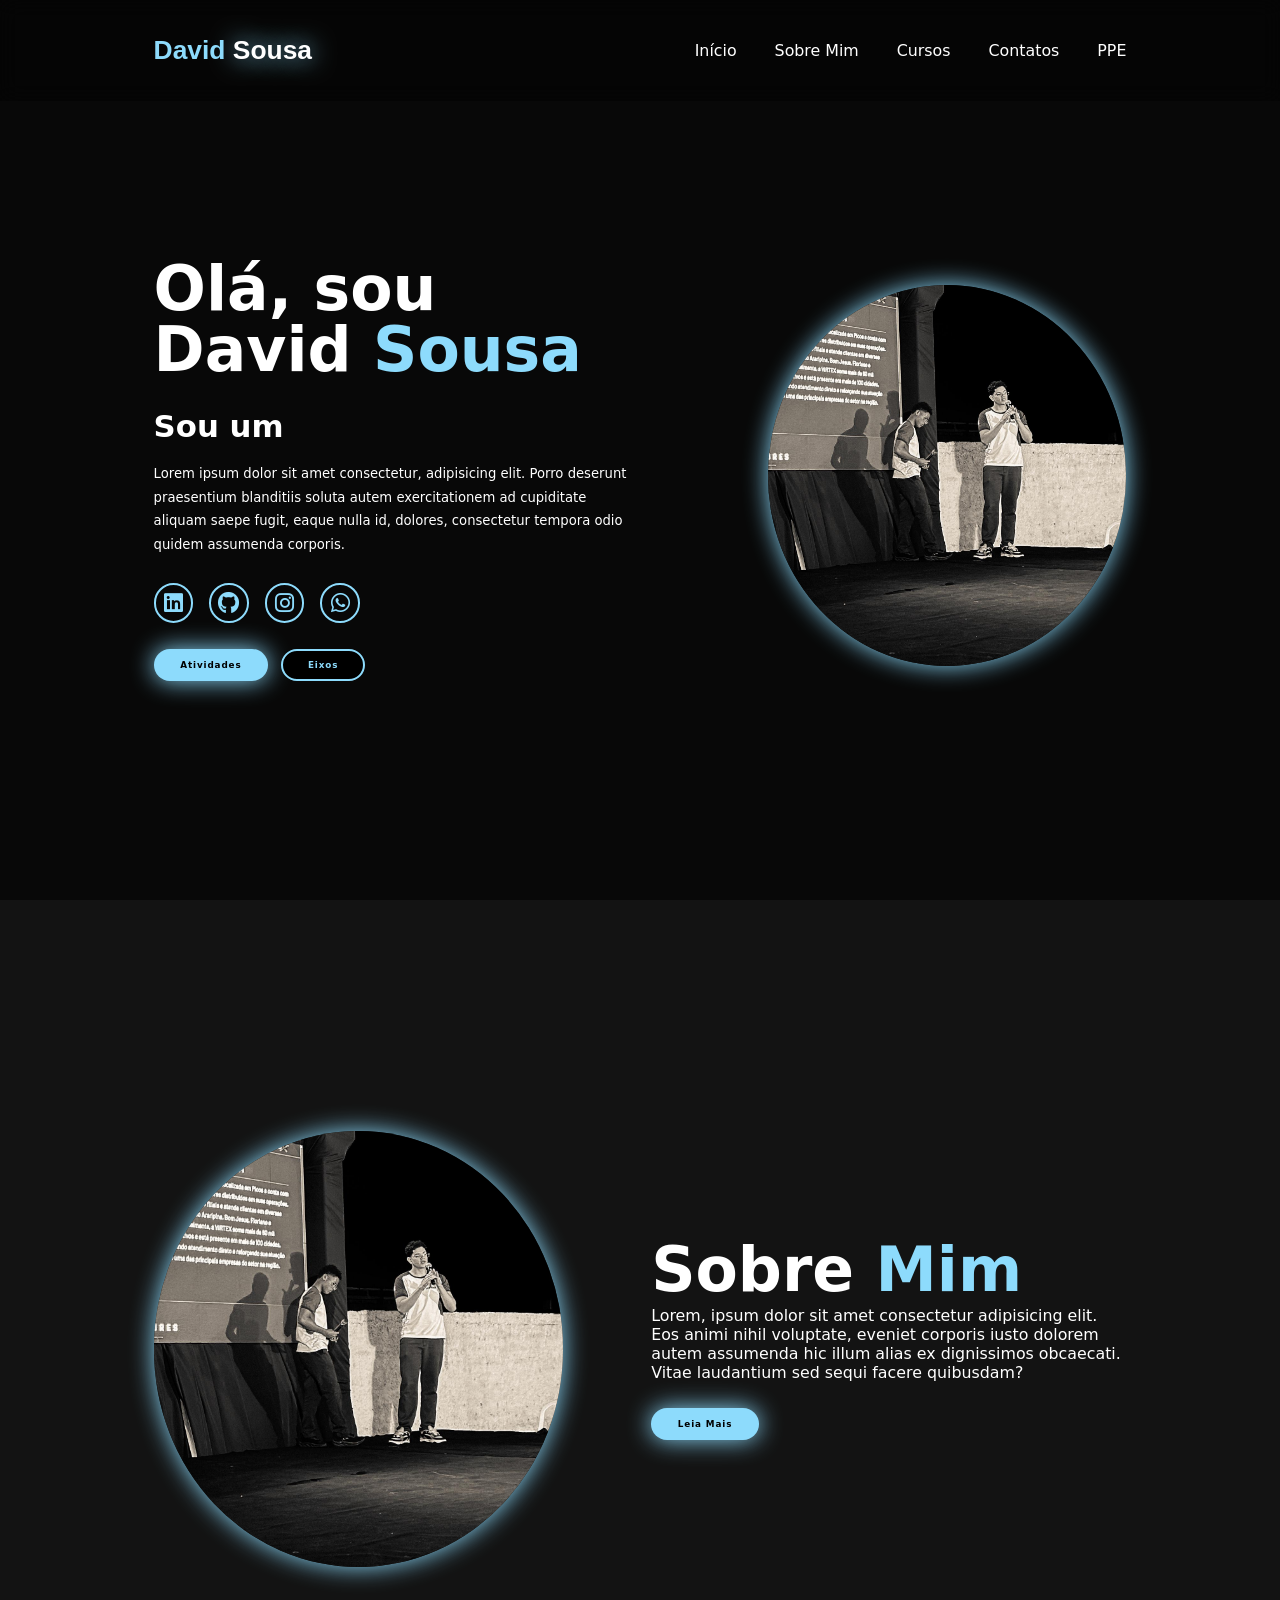
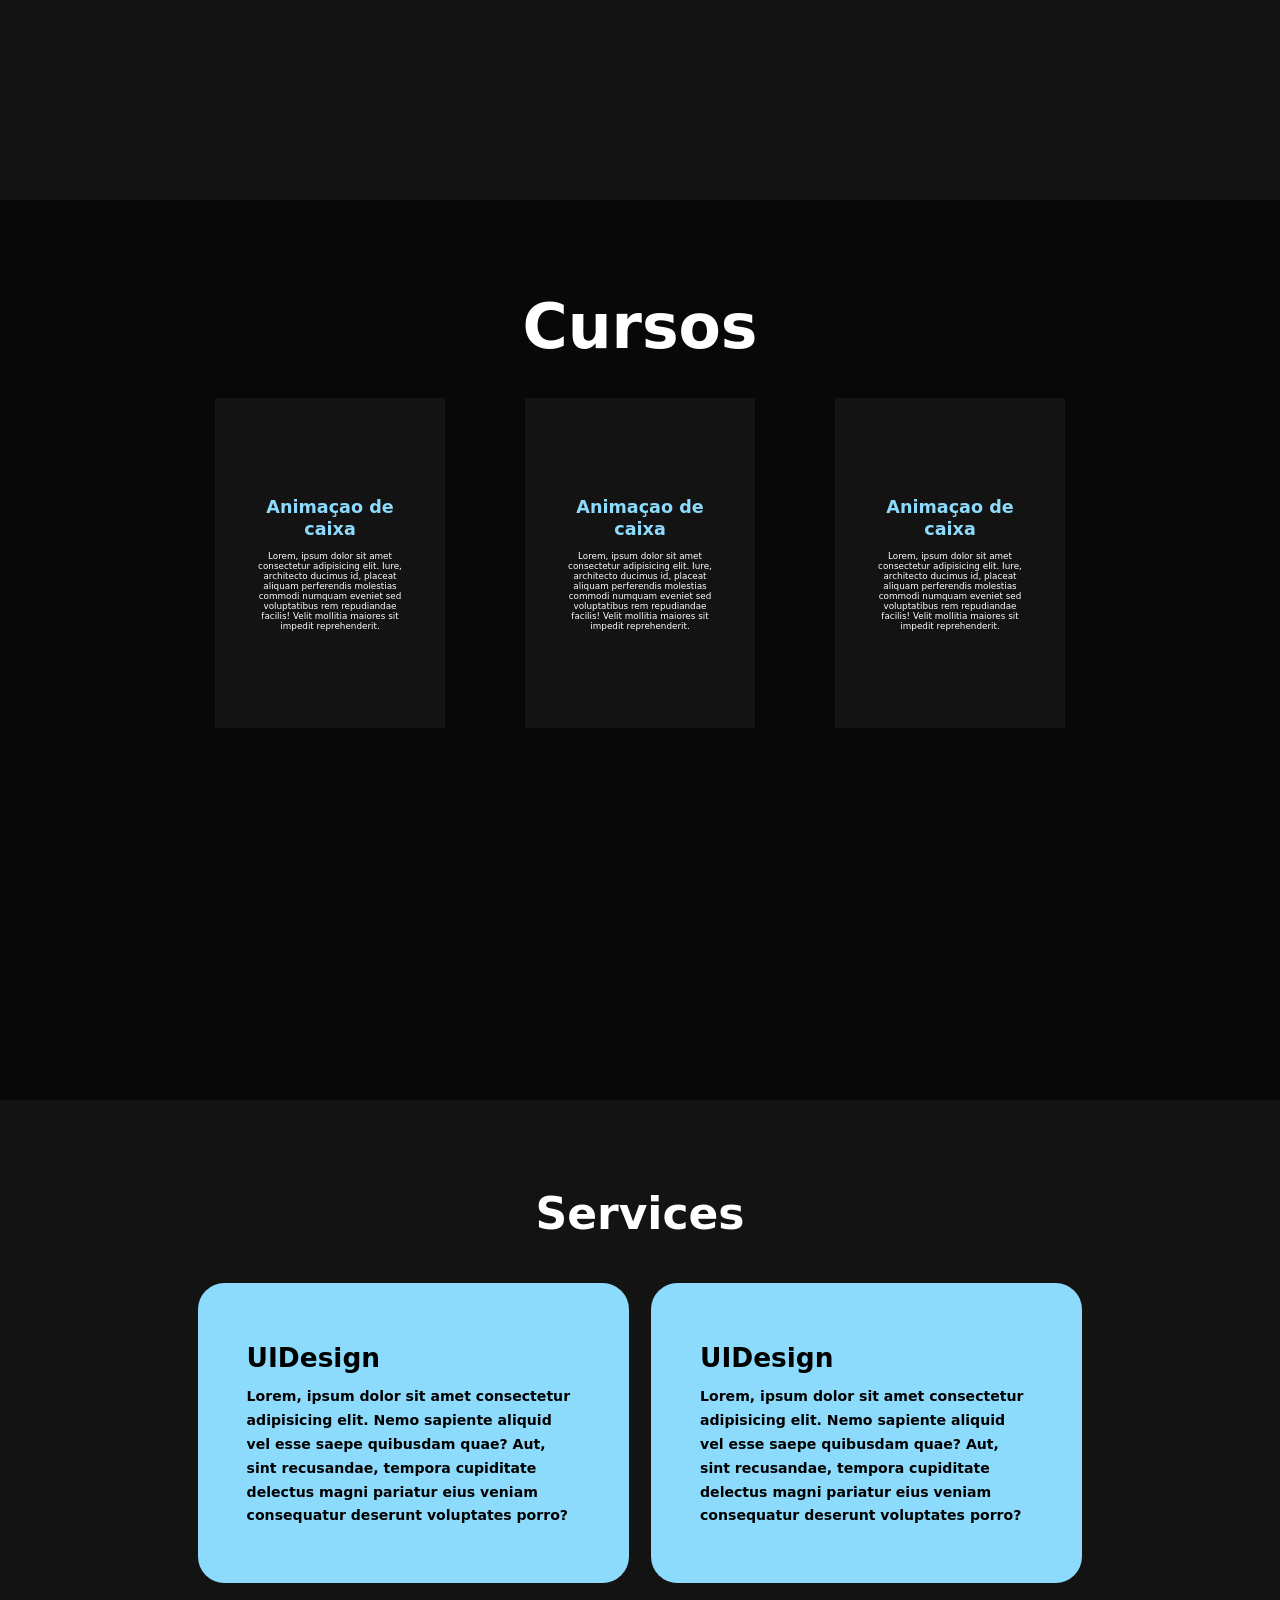
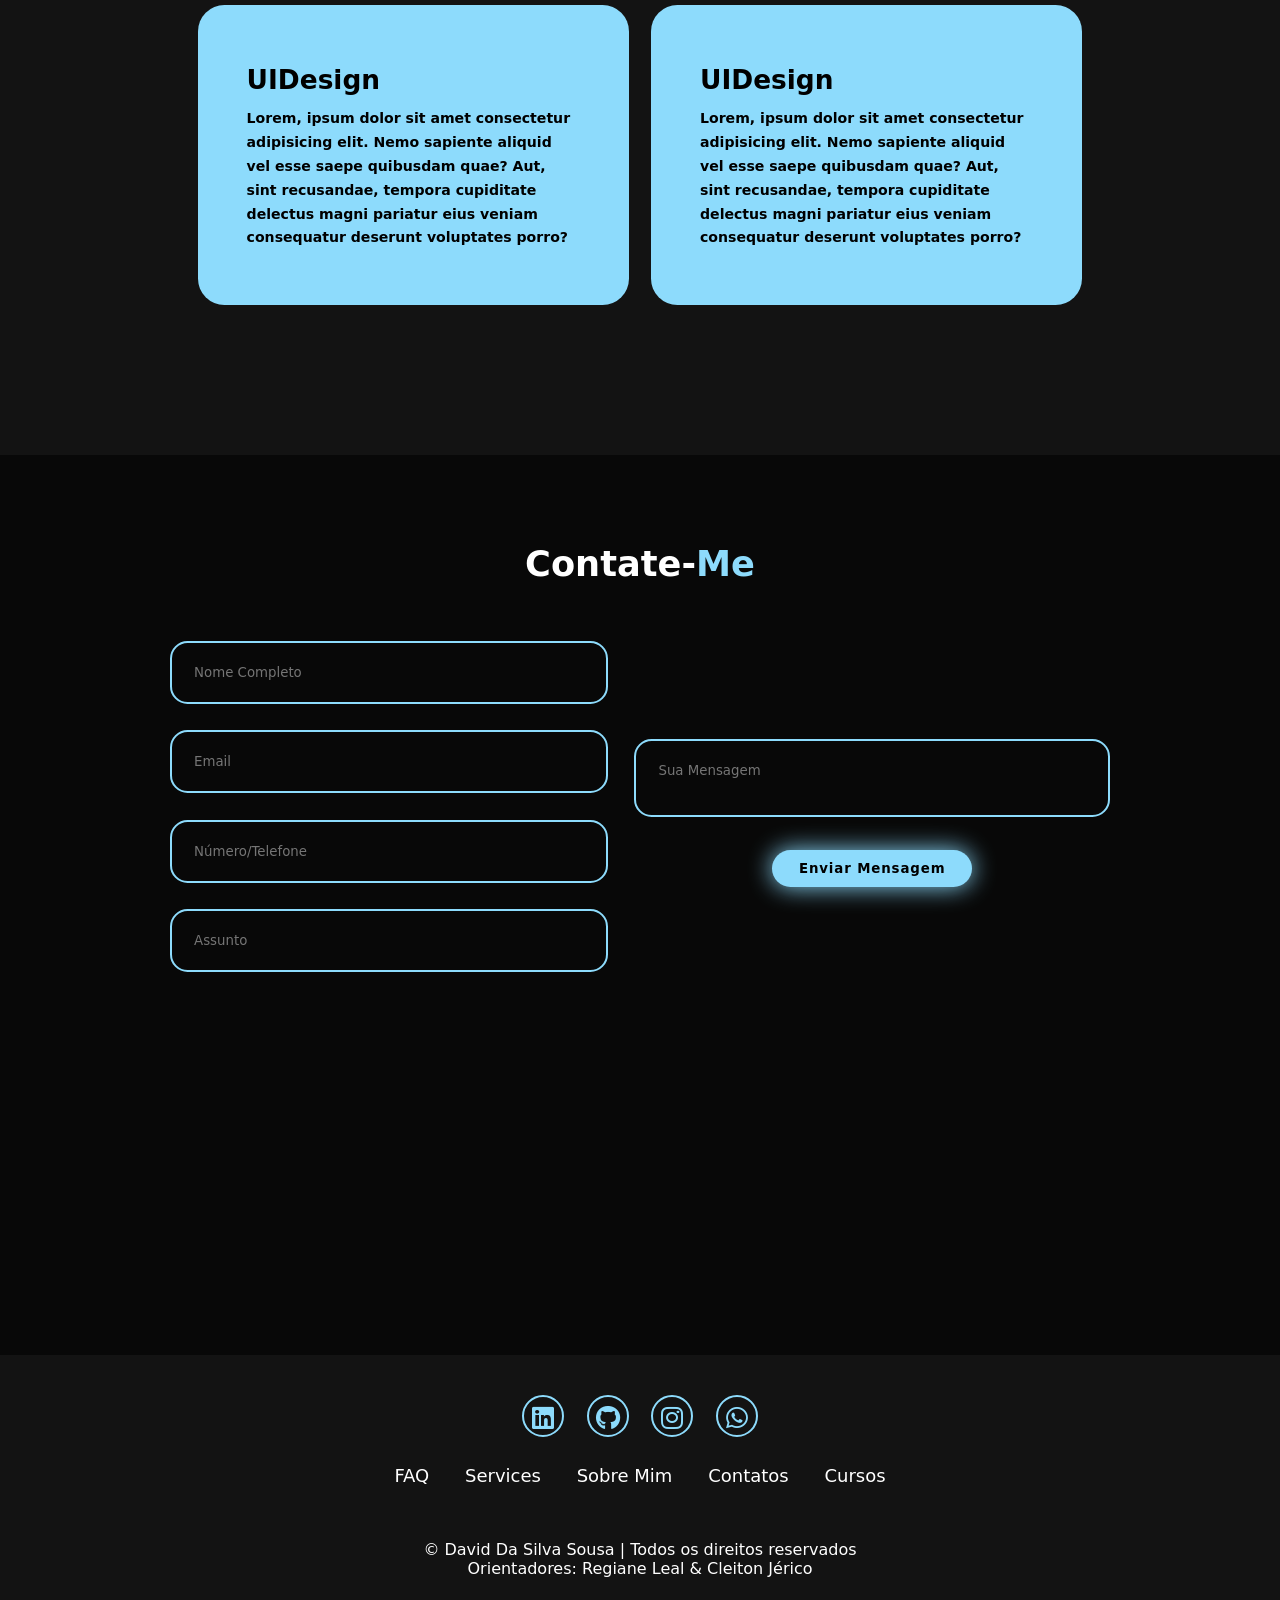
<file: index.html>
<!DOCTYPE html>
<html lang="en">

<head>
    <meta charset="UTF-8">
    <meta name="viewport" content="width=device-width, initial-scale=1.0">
    <title>Portfólio</title>
    <link rel="stylesheet" href="style.css">
    <link rel="stylesheet" href="https://cdnjs.cloudflare.com/ajax/libs/font-awesome/6.5.2/css/all.min.css">
<link href="https://fonts.cdnfonts.com/css/fathers" rel="stylesheet">
                <style>
                            @import url('https://fonts.cdnfonts.com/css/fathers');
</style>

<link href="https://fonts.cdnfonts.com/css/warownia" rel="stylesheet">
                <style>
                            @import url('https://fonts.cdnfonts.com/css/warownia');
</style>
                

</head>

<body>
    <header class="header">
        <a href="#home" class="logo">David <span>Sousa</span></a>

        <nav class="navbar">
            <a href="#home" class="active">Início</a>
            <a href="#about">Sobre Mim</a>
            <a href="#cursos">Cursos</a>
            <a href="#contatos">Contatos</a>
            <a href="ppe.html">PPE</a>
        </nav>
    </header>

    <section class="home" id="home">
        <div class="home-content">
            <h1>Olá, sou David <span>Sousa</span></h1>
            <h3 class="text-animation">Sou um <span></span> </h3>
            <p>Lorem ipsum dolor sit amet consectetur, adipisicing elit. Porro deserunt praesentium blanditiis soluta
                autem exercitationem ad cupiditate aliquam saepe fugit, eaque nulla id, dolores, consectetur tempora
                odio quidem assumenda corporis.</p>

            <div class="social-icons">
            <a href="https://linkedin.com/in/seuperfil" target="_blank">
                <i class="fa-brands fa-linkedin"></i>
            </a>

            <a href="https://github.com/seuusuario" target="_blank">
                <i class="fa-brands fa-github"></i>
            </a>

            <a href="https://instagram.com/davidsous00" target="_blank">
                <i class="fa-brands fa-instagram"></i>
            </a>

            <a href="https://wa.me/558994195831" target="_blank">
                <i class="fa-brands fa-whatsapp"></i>
            </a>
            </div>

            <div class="btn-group">
                <a href="atividades.html" class="btn">Atividades</a>
                <a href="eixos.html" class="btn">Eixos</a>
            </div>
        </div>
        <div class="home-img">
            <img src="./img/davidptbr.jpeg" alt="">
        </div>
    </section>

    <section class="about" id="about">
        <div class="about-img">
            <img src="./img/davidptbr.jpeg" alt="">
        </div>
        <div class="about-content">
            <h2>Sobre <span>Mim</span></h2>
            <p>Lorem, ipsum dolor sit amet consectetur adipisicing elit. Eos animi nihil voluptate, eveniet corporis
                iusto dolorem autem assumenda hic illum alias ex dignissimos obcaecati. Vitae laudantium sed sequi
                facere quibusdam?</p>
            <a href="#" class="btn">Leia Mais</a>
        </div>
    </section>

    <section>
        <div class="h-box" id="cursos">
            <h3>Cursos</h3>
        </div>

        <div class="container">

            <div class="box">
                <span></span>
                <span></span>
                <span></span>
                <span></span>
                <div class="content">
                    <div>
                        <h2>Animaçao de caixa</h2>
                        <p>Lorem, ipsum dolor sit amet consectetur adipisicing elit. Iure, architecto ducimus id,
                            placeat aliquam perferendis molestias commodi numquam eveniet sed voluptatibus rem
                            repudiandae facilis! Velit mollitia maiores sit impedit reprehenderit.</p>

                    </div>
                </div>
            </div>

            <div class="container">
                <div class="box">
                    <span></span>
                    <span></span>
                    <span></span>
                    <span></span>
                    <div class="content">
                        <div>
                            <h2>Animaçao de caixa</h2>
                            <p>Lorem, ipsum dolor sit amet consectetur adipisicing elit. Iure, architecto ducimus id,
                                placeat aliquam perferendis molestias commodi numquam eveniet sed voluptatibus rem
                                repudiandae facilis! Velit mollitia maiores sit impedit reprehenderit.</p>

                        </div>
                    </div>
                </div>

                <div class="container">
                    <div class="box">
                        <span></span>
                        <span></span>
                        <span></span>
                        <span></span>
                        <div class="content">
                            <div>
                                <h2>Animaçao de caixa</h2>
                                <p>Lorem, ipsum dolor sit amet consectetur adipisicing elit. Iure, architecto ducimus
                                    id, placeat aliquam perferendis molestias commodi numquam eveniet sed voluptatibus
                                    rem repudiandae facilis! Velit mollitia maiores sit impedit reprehenderit.</p>

                            </div>
                        </div>
                    </div>
    </section>

    <section class="services" id="services">
        <h2 class="heading">Services</h2>
        <div class="services-container">
            <div class="services-box">
                <div class="services-info">
                    <h4>UIDesign</h4>
                    <p>Lorem, ipsum dolor sit amet consectetur adipisicing elit. Nemo sapiente aliquid vel esse saepe
                        quibusdam quae? Aut, sint recusandae, tempora cupiditate delectus magni pariatur eius veniam
                        consequatur deserunt voluptates porro?</p>
                </div>
            </div>


            <div class="services-box">
                <div class="services-info">
                    <h4>UIDesign</h4>
                    <p>Lorem, ipsum dolor sit amet consectetur adipisicing elit. Nemo sapiente aliquid vel esse saepe
                        quibusdam quae? Aut, sint recusandae, tempora cupiditate delectus magni pariatur eius veniam
                        consequatur deserunt voluptates porro?</p>
                </div>
            </div>


            <div class="services-box">
                <div class="services-info">
                    <h4>UIDesign</h4>
                    <p>Lorem, ipsum dolor sit amet consectetur adipisicing elit. Nemo sapiente aliquid vel esse saepe
                        quibusdam quae? Aut, sint recusandae, tempora cupiditate delectus magni pariatur eius veniam
                        consequatur deserunt voluptates porro?</p>
                </div>
            </div>


            <div class="services-box">
                <div class="services-info">
                    <h4>UIDesign</h4>
                    <p>Lorem, ipsum dolor sit amet consectetur adipisicing elit. Nemo sapiente aliquid vel esse saepe
                        quibusdam quae? Aut, sint recusandae, tempora cupiditate delectus magni pariatur eius veniam
                        consequatur deserunt voluptates porro?</p>
                </div>
            </div>

        </div>
    </section>

    <section class="contact" id="contact">
        <h2 class="heading">Contate-<span>Me</span></h2>

        <form action="">
            <div class="input-group">
                <div class="input-box">
                    <input type="text" placeholder="Nome Completo">
                    <input type="email" placeholder="Email">

                </div>
                <div class="input-box">
                    <input type="number" placeholder="Número/Telefone">
                    <input type="text" placeholder="Assunto">
                </div>
            </div>
            <div class="input-group-2">
                <textarea name="" id="" cols="30" placeholder="Sua Mensagem"></textarea>
                <input type="submit" value="Enviar Mensagem" class="btn">
            </div>
        </form>

    </section>

    <footer class="footer">
        <div class="social">
            <a href="https://linkedin.com/in/seuperfil" target="_blank">
                <i class="fa-brands fa-linkedin"></i>
            </a>

            <a href="https://github.com/seuusuario" target="_blank">
                <i class="fa-brands fa-github"></i>
            </a>

            <a href="https://instagram.com/davidsous00" target="_blank">
                <i class="fa-brands fa-instagram"></i>
            </a>

            <a href="https://wa.me/558994195831" target="_blank">
                <i class="fa-brands fa-whatsapp"></i>
            </a>
        </div>
        <ul class="list">
            <LI>
                <a href="#">FAQ</a>
            </LI>

            <LI>
                <a href="#">Services</a>
            </LI>

            <LI>
                <a href="#">Sobre Mim</a>
            </LI>

            <LI>
                <a href="#">Contatos</a>
            </LI>

            <LI>
                <a href="#">Cursos</a>
            </LI>

        </ul>

        <p class="copyrigth">
            © David Da Silva Sousa | Todos os direitos reservados
            <br>Orientadores: Regiane Leal & Cleiton Jérico</br>
        </p>

    </footer>

</body>

</html>
</file>
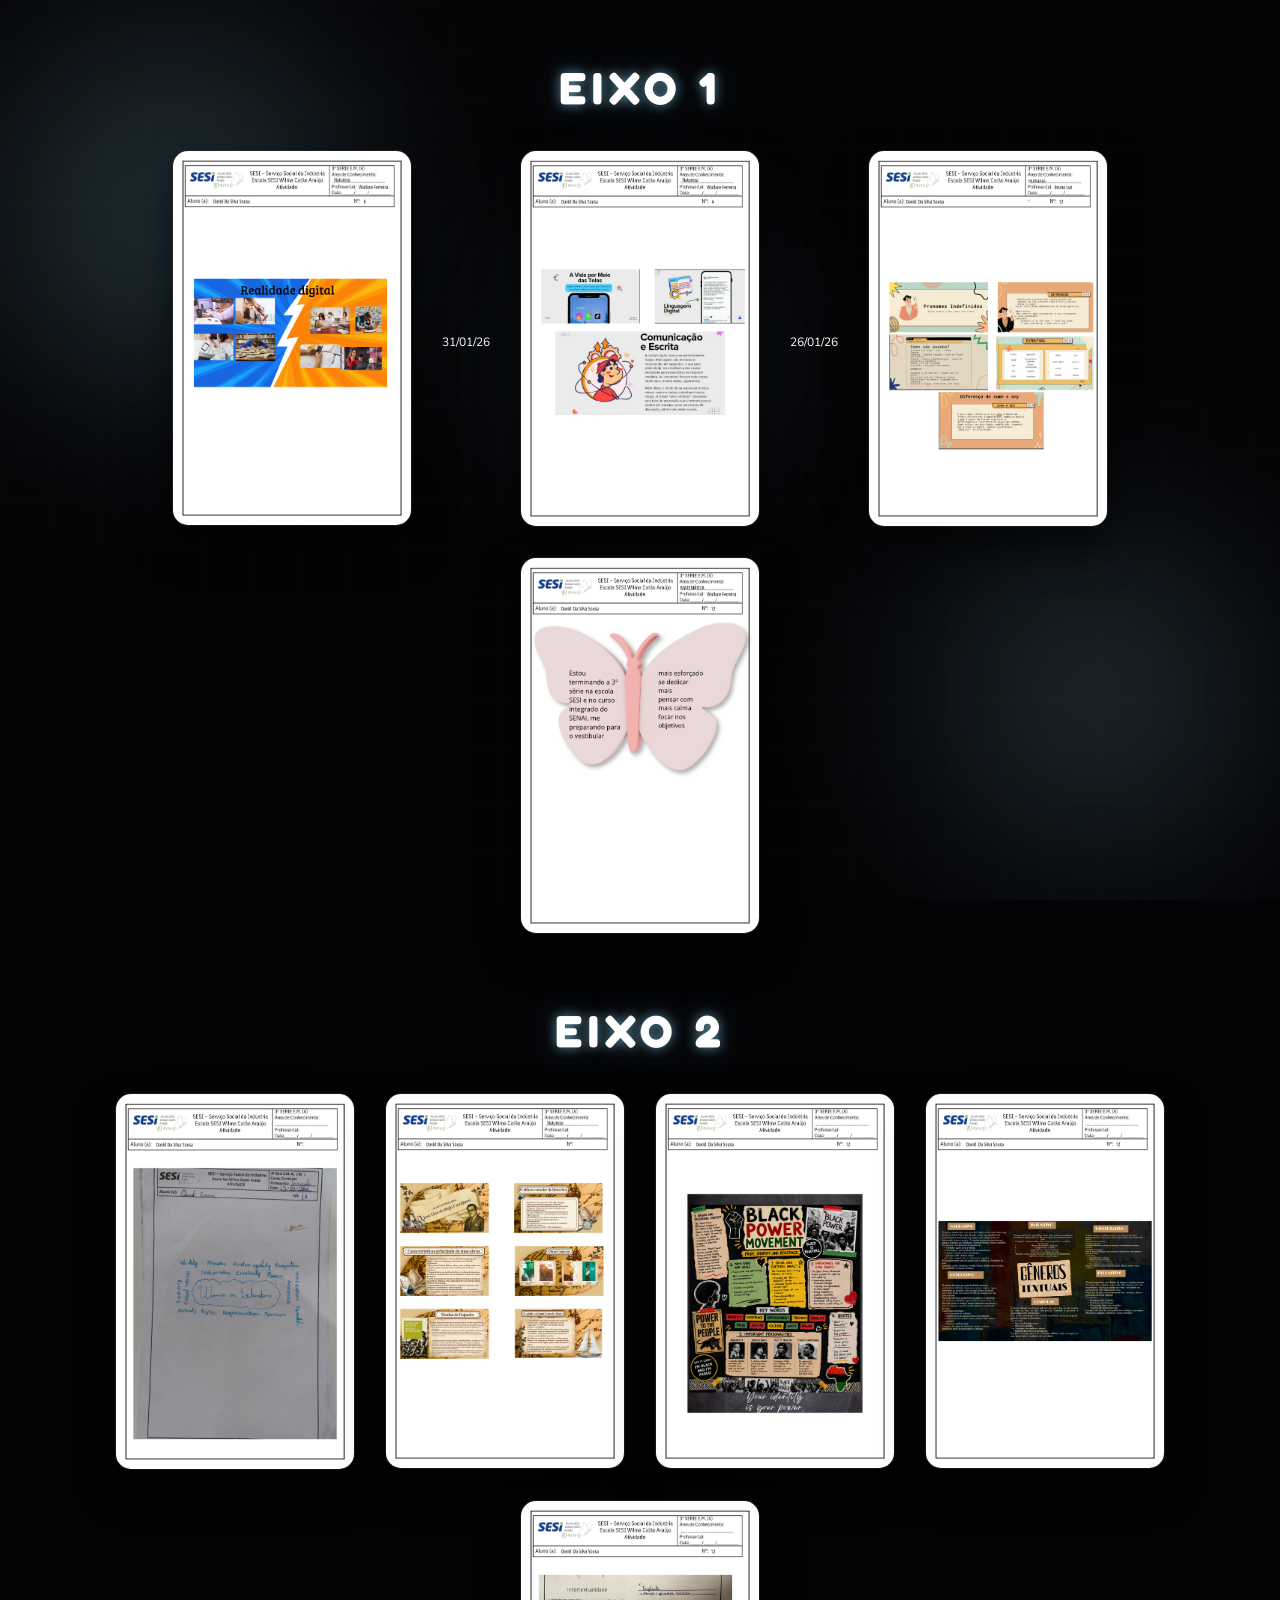
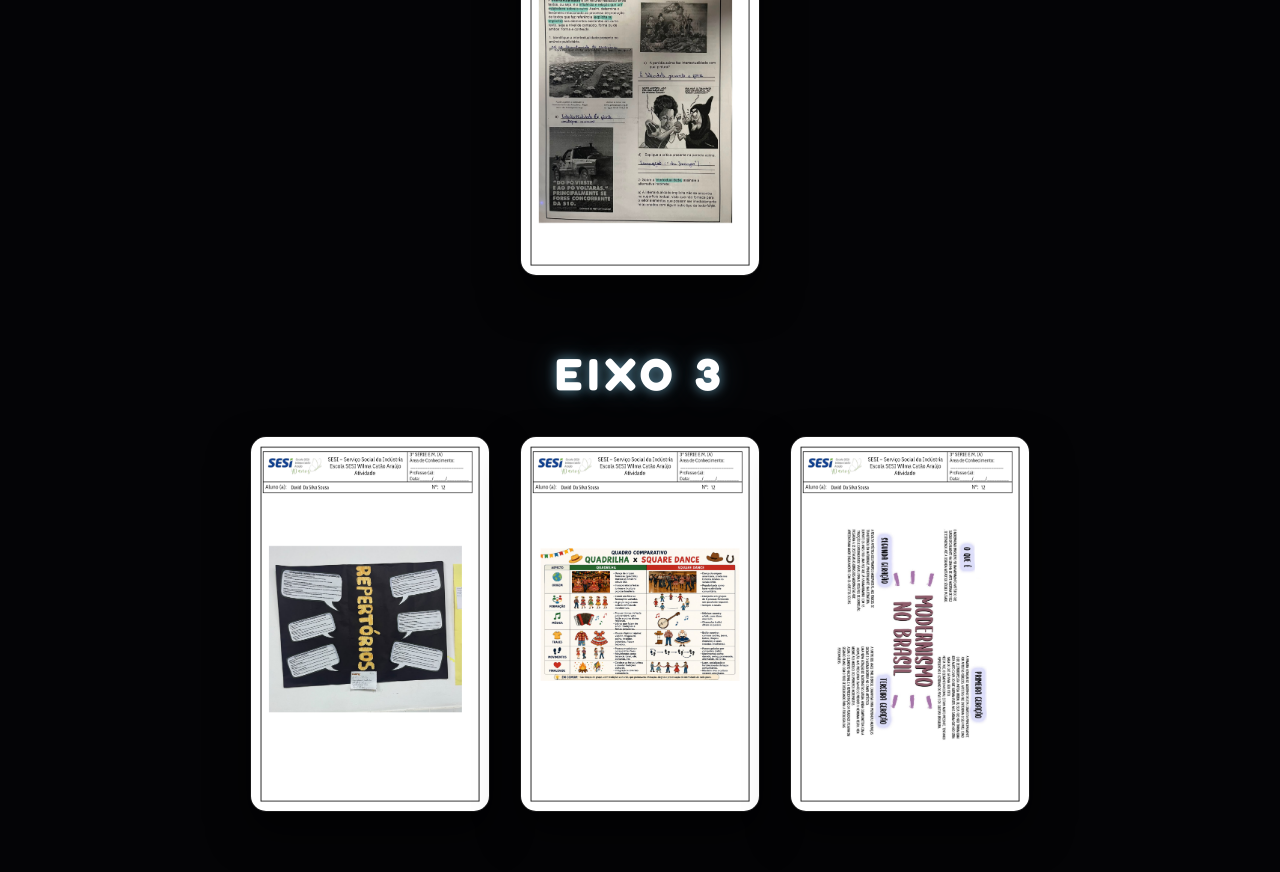
<file: linguagens.html>
<!DOCTYPE html>
<html lang="pt-BR">

<head>
    <meta charset="UTF-8">
    <meta name="viewport" content="width=device-width, initial-scale=1.0">
    <title>Linguagens - Atividades</title>
    <link rel="preconnect" href="https://fonts.googleapis.com">
    <link rel="preconnect" href="https://fonts.gstatic.com" crossorigin>
    <link href="https://fonts.googleapis.com/css2?family=Fredoka:wght@400;700&family=Nunito:wght@400;700;900&display=swap" rel="stylesheet">
    <link rel="stylesheet" href="atividades.css">
</head>

<body>

    <div class="bg-glow-container">
        <div class="blob blob-1"></div>
        <div class="blob blob-2"></div>
        <div class="blob blob-3"></div>
    </div>

    <div class="atividades">
        <div class="center">
            
            <div class="eixo-container">
                <h1>Eixo 1</h1>
                <div class="image-gallery">
                    <img src="./img/css copy.png" alt="CSS Copy">
                    <p>31/01/26</p>
                    <img src="./img/css.png" alt="CSS">
                    <p>26/01/26</p>
                    <img src="./img/maria.png" alt="Maria">
                    <img src="./img/dav.png" alt="Dav">
                </div>
            </div>
            
            <div class="eixo-container">
                <h1>Eixo 2</h1>
                <div class="image-gallery">
                    <img src="./img/womens.png" alt="Womens">
                    <img src="./img/joselinsrego.png" alt="José Lins do Rego">
                    <img src="./img/black.png" alt="Black">
                    <img src="./img/tipos de genero (1).png" alt="Tipos de Gênero">
                    <img src="./img/revisakerc.png" alt="Revisão Kerc">
                </div>
            </div>

            <div class="eixo-container">
                <h1>Eixo 3</h1>
                <div class="image-gallery">
                    <img src="./img/repertorios.png" alt="Repertórios">
                    <img src="./img/quadrilha.png" alt="Quadrilha">
                    <img src="./img/modernismo (1).png" alt="Modernismo">
                </div>
            </div>

        </div>
    </div>

    <script src="./atividades.js"></script>
</body>

</html>
</file>
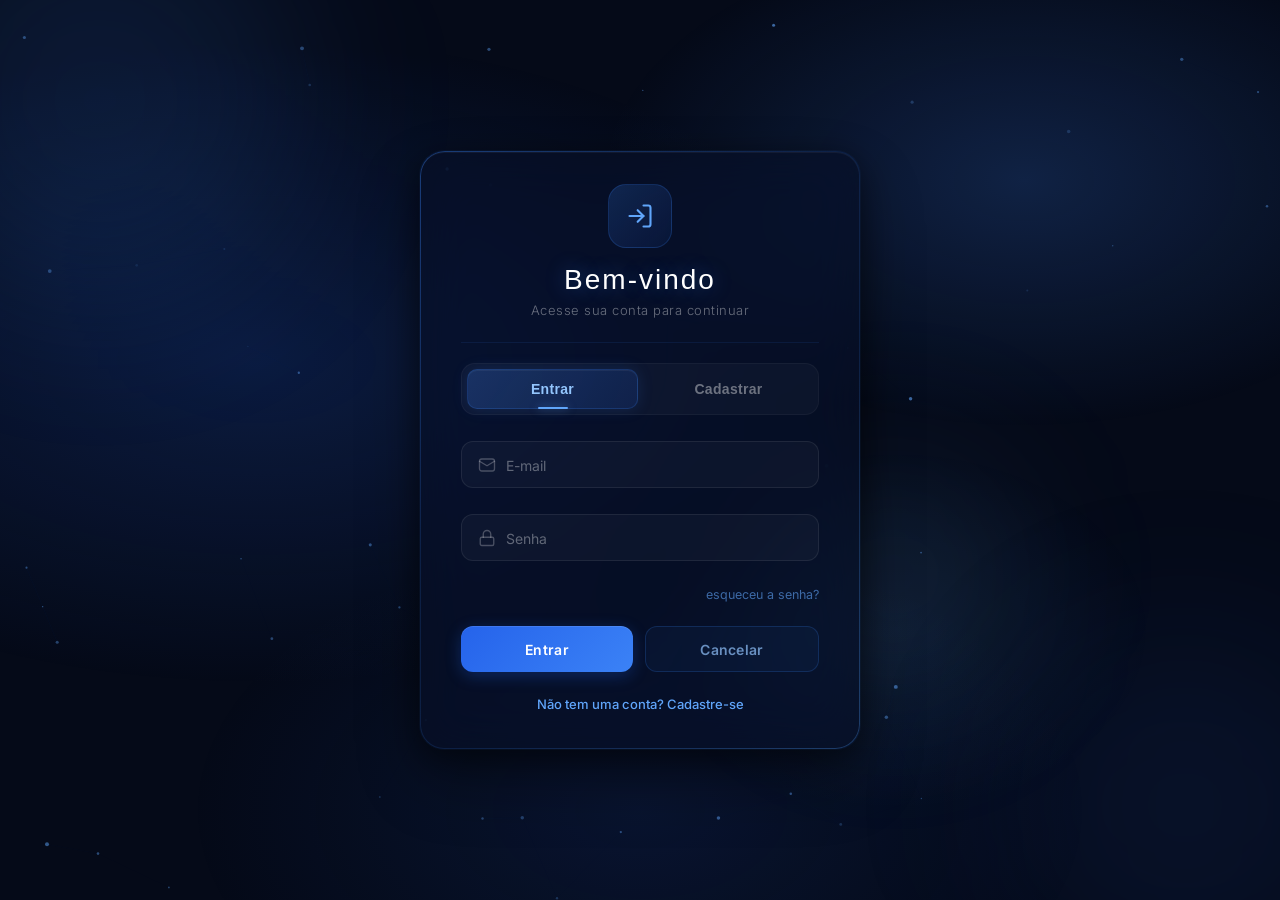
<file: login.html>
<!DOCTYPE html>
<html lang="pt-br">

<head>
    <meta charset="UTF-8">
    <meta name="viewport" content="width=device-width, initial-scale=1.0">
    <title>Login</title>
    <link href="https://fonts.cdnfonts.com/css/acknowledgement" rel="stylesheet">
    <link href="https://fonts.googleapis.com/css2?family=Inter:wght@300;400;500;600;700&display=swap" rel="stylesheet">
    <style>
        * {
            box-sizing: border-box;
            margin: 0;
            padding: 0;
        }

        body {
            font-family: 'Inter', 'Segoe UI', sans-serif;
            min-height: 100vh;
            display: flex;
            align-items: center;
            justify-content: center;
            background: #050a18;
            overflow: hidden;
            position: relative;
        }

        /* ===== BACKGROUND ANIMADO ===== */
        .bg-gradient {
            position: fixed;
            inset: 0;
            background:
                radial-gradient(ellipse 80% 60% at 20% 40%, rgba(30, 79, 184, 0.25) 0%, transparent 60%),
                radial-gradient(ellipse 60% 50% at 80% 20%, rgba(59, 130, 246, 0.2) 0%, transparent 55%),
                radial-gradient(ellipse 70% 60% at 50% 90%, rgba(30, 79, 184, 0.15) 0%, transparent 50%),
                radial-gradient(ellipse 40% 40% at 70% 70%, rgba(99, 179, 255, 0.08) 0%, transparent 50%);
            z-index: 0;
            animation: bgShift 15s ease-in-out infinite alternate;
        }

        @keyframes bgShift {
            0% { opacity: 0.8; transform: scale(1); }
            50% { opacity: 1; transform: scale(1.05); }
            100% { opacity: 0.8; transform: scale(1); }
        }

        canvas#particulas {
            position: fixed;
            inset: 0;
            z-index: 1;
            pointer-events: none;
        }

        /* ===== GLOW ORBS ===== */
        .orb {
            position: fixed;
            border-radius: 50%;
            filter: blur(80px);
            z-index: 0;
            animation: orbFloat 20s ease-in-out infinite alternate;
        }

        .orb-1 {
            width: 400px;
            height: 400px;
            background: rgba(59, 130, 246, 0.12);
            top: -100px;
            left: -100px;
            animation-duration: 18s;
        }

        .orb-2 {
            width: 350px;
            height: 350px;
            background: rgba(30, 79, 184, 0.1);
            bottom: -80px;
            right: -80px;
            animation-duration: 22s;
            animation-delay: -5s;
        }

        .orb-3 {
            width: 250px;
            height: 250px;
            background: rgba(99, 179, 255, 0.08);
            top: 50%;
            left: 60%;
            animation-duration: 25s;
            animation-delay: -10s;
        }

        @keyframes orbFloat {
            0% { transform: translate(0, 0) scale(1); }
            33% { transform: translate(30px, -20px) scale(1.1); }
            66% { transform: translate(-20px, 30px) scale(0.95); }
            100% { transform: translate(10px, -10px) scale(1.05); }
        }

        /* ===== CARD PRINCIPAL ===== */
        .center {
            position: relative;
            z-index: 10;
            width: 440px;
            background: rgba(8, 16, 38, 0.65);
            backdrop-filter: blur(24px) saturate(1.4);
            -webkit-backdrop-filter: blur(24px) saturate(1.4);
            border: 1px solid rgba(59, 130, 246, 0.15);
            border-radius: 24px;
            padding: 0 40px 36px 40px;
            box-shadow:
                0 0 0 1px rgba(59, 130, 246, 0.05),
                0 8px 32px rgba(0, 0, 0, 0.5),
                0 32px 64px rgba(0, 0, 0, 0.3),
                inset 0 1px 0 rgba(255, 255, 255, 0.05);
            animation: cardAppear 0.8s cubic-bezier(0.16, 1, 0.3, 1) forwards;
            opacity: 0;
            transform: translateY(30px) scale(0.97);
        }

        @keyframes cardAppear {
            to {
                opacity: 1;
                transform: translateY(0) scale(1);
            }
        }

        .center::before {
            content: '';
            position: absolute;
            inset: -1px;
            border-radius: 25px;
            padding: 1px;
            background: linear-gradient(135deg, rgba(59, 130, 246, 0.3), transparent 40%, transparent 60%, rgba(99, 179, 255, 0.2));
            -webkit-mask: linear-gradient(#fff 0 0) content-box, linear-gradient(#fff 0 0);
            mask: linear-gradient(#fff 0 0) content-box, linear-gradient(#fff 0 0);
            -webkit-mask-composite: xor;
            mask-composite: exclude;
            pointer-events: none;
            animation: borderGlow 4s ease-in-out infinite alternate;
        }

        @keyframes borderGlow {
            0% { opacity: 0.5; }
            100% { opacity: 1; }
        }

        /* ===== HEADER / TÍTULO ===== */
        .header {
            text-align: center;
            padding: 32px 0 24px 0;
            border-bottom: 1px solid rgba(59, 130, 246, 0.1);
            margin-bottom: 8px;
            position: relative;
        }

        .header .icon-wrapper {
            width: 64px;
            height: 64px;
            margin: 0 auto 16px auto;
            background: linear-gradient(135deg, rgba(59, 130, 246, 0.2), rgba(30, 79, 184, 0.1));
            border-radius: 18px;
            display: flex;
            align-items: center;
            justify-content: center;
            border: 1px solid rgba(59, 130, 246, 0.2);
            animation: iconPulse 3s ease-in-out infinite;
        }

        @keyframes iconPulse {
            0%, 100% { box-shadow: 0 0 0 0 rgba(59, 130, 246, 0.2); }
            50% { box-shadow: 0 0 20px 4px rgba(59, 130, 246, 0.15); }
        }

        .header .icon-wrapper svg {
            width: 28px;
            height: 28px;
            stroke: #60a5fa;
            fill: none;
            stroke-width: 1.8;
            stroke-linecap: round;
            stroke-linejoin: round;
        }

        .header h1 {
            font-family: 'Acknowledgement', sans-serif;
            font-size: 28px;
            font-weight: 500;
            color: #ffffff;
            text-shadow: 0 0 20px rgba(59, 130, 246, 0.4);
            letter-spacing: 2px;
        }

        .header p {
            color: rgba(255, 255, 255, 0.4);
            font-size: 13px;
            margin-top: 6px;
            font-weight: 300;
            letter-spacing: 0.5px;
        }

        /* ===== ABAS ===== */
        .tabs {
            display: flex;
            gap: 6px;
            margin: 20px 0 4px 0;
            background: rgba(255, 255, 255, 0.03);
            border-radius: 14px;
            padding: 5px;
            border: 1px solid rgba(255, 255, 255, 0.04);
        }

        .tabs button {
            flex: 1;
            padding: 11px 16px;
            border: none;
            border-radius: 10px;
            font-size: 14px;
            font-weight: 600;
            cursor: pointer;
            background: transparent;
            color: rgba(255, 255, 255, 0.4);
            transition: all 0.4s cubic-bezier(0.16, 1, 0.3, 1);
            position: relative;
            letter-spacing: 0.3px;
        }

        .tabs button:hover:not(.ativo) {
            color: rgba(255, 255, 255, 0.6);
            background: rgba(255, 255, 255, 0.03);
        }

        .tabs button.ativo {
            background: linear-gradient(135deg, rgba(59, 130, 246, 0.25), rgba(30, 79, 184, 0.2));
            color: #93c5fd;
            box-shadow:
                0 0 16px rgba(59, 130, 246, 0.15),
                inset 0 1px 0 rgba(255, 255, 255, 0.05);
            border: 1px solid rgba(59, 130, 246, 0.2);
        }

        .tabs button.ativo::after {
            content: '';
            position: absolute;
            bottom: -1px;
            left: 50%;
            transform: translateX(-50%);
            width: 30px;
            height: 2px;
            background: #60a5fa;
            border-radius: 2px;
            box-shadow: 0 0 8px rgba(96, 165, 250, 0.5);
        }

        /* ===== FORMULÁRIOS ===== */
        .formulario {
            display: none;
            animation: formFadeIn 0.4s ease forwards;
        }

        .formulario.ativo {
            display: block;
        }

        @keyframes formFadeIn {
            from { opacity: 0; transform: translateY(8px); }
            to { opacity: 1; transform: translateY(0); }
        }

        /* ===== CAMPOS DE INPUT ===== */
        .txt_field {
            position: relative;
            margin: 26px 0;
        }

        .txt_field .input-wrapper {
            position: relative;
            display: flex;
            align-items: center;
            background: rgba(255, 255, 255, 0.03);
            border: 1px solid rgba(255, 255, 255, 0.08);
            border-radius: 12px;
            padding: 0 16px;
            transition: all 0.3s ease;
        }

        .txt_field .input-wrapper:hover {
            border-color: rgba(59, 130, 246, 0.2);
            background: rgba(255, 255, 255, 0.04);
        }

        .txt_field .input-wrapper:focus-within {
            border-color: rgba(59, 130, 246, 0.4);
            background: rgba(59, 130, 246, 0.05);
            box-shadow: 0 0 0 3px rgba(59, 130, 246, 0.08), 0 0 20px rgba(59, 130, 246, 0.05);
        }

        .txt_field .input-icon {
            width: 18px;
            height: 18px;
            stroke: rgba(255, 255, 255, 0.25);
            fill: none;
            stroke-width: 1.8;
            stroke-linecap: round;
            stroke-linejoin: round;
            flex-shrink: 0;
            margin-right: 12px;
            transition: stroke 0.3s ease;
        }

        .txt_field .input-wrapper:focus-within .input-icon {
            stroke: #60a5fa;
        }

        .txt_field input {
            width: 100%;
            padding: 14px 0;
            font-size: 14px;
            border: none;
            background: none;
            outline: none;
            color: #ffffff;
            font-family: 'Inter', sans-serif;
            font-weight: 400;
        }

        .txt_field input::placeholder {
            color: transparent;
        }

        .txt_field label {
            position: absolute;
            top: 50%;
            left: 44px;
            color: rgba(255, 255, 255, 0.35);
            transform: translateY(-50%);
            font-size: 14px;
            pointer-events: none;
            transition: all 0.3s cubic-bezier(0.16, 1, 0.3, 1);
            font-weight: 400;
        }

        .txt_field input:focus ~ label,
        .txt_field input:not(:placeholder-shown) ~ label {
            top: -8px;
            left: 12px;
            font-size: 11px;
            color: #60a5fa;
            background: #0a1428;
            padding: 0 6px;
            font-weight: 500;
            letter-spacing: 0.5px;
        }

        /* ===== LINK "ESQUECEU A SENHA" ===== */
        .pass {
            margin-bottom: 24px;
            color: rgba(96, 165, 250, 0.6);
            cursor: pointer;
            font-size: 12.5px;
            text-align: right;
            transition: color 0.3s ease;
            font-weight: 400;
        }

        .pass:hover {
            color: #93c5fd;
        }

        /* ===== BOTÕES ===== */
        .botoes {
            display: flex;
            gap: 12px;
            width: 100%;
        }

        .botoes input {
            flex: 1;
            height: 46px;
            border-radius: 12px;
            font-size: 14px;
            font-weight: 600;
            cursor: pointer;
            outline: none;
            transition: all 0.35s cubic-bezier(0.16, 1, 0.3, 1);
            font-family: 'Inter', sans-serif;
            letter-spacing: 0.3px;
            position: relative;
            overflow: hidden;
        }

        .btn-conectar {
            border: none;
            background: linear-gradient(135deg, #2563eb, #3b82f6);
            color: white;
            box-shadow:
                0 4px 16px rgba(37, 99, 235, 0.3),
                0 1px 2px rgba(0, 0, 0, 0.2),
                inset 0 1px 0 rgba(255, 255, 255, 0.1);
        }

        .btn-conectar:hover {
            transform: translateY(-1px);
            box-shadow:
                0 8px 24px rgba(37, 99, 235, 0.4),
                0 2px 4px rgba(0, 0, 0, 0.2),
                inset 0 1px 0 rgba(255, 255, 255, 0.1);
        }

        .btn-conectar:active {
            transform: translateY(0);
            box-shadow:
                0 2px 8px rgba(37, 99, 235, 0.3),
                inset 0 2px 4px rgba(0, 0, 0, 0.1);
        }

        .btn-cancelar {
            border: 1px solid rgba(59, 130, 246, 0.2);
            background: rgba(59, 130, 246, 0.05);
            color: rgba(147, 197, 253, 0.7);
        }

        .btn-cancelar:hover {
            border-color: rgba(59, 130, 246, 0.4);
            background: rgba(59, 130, 246, 0.1);
            color: #93c5fd;
            transform: translateY(-1px);
        }

        .btn-cancelar:active {
            transform: translateY(0);
        }

        /* ===== LINK DE CADASTRO ===== */
        .signup_link {
            margin: 24px 0 0 0;
            text-align: center;
            font-size: 13px;
            color: rgba(255, 255, 255, 0.35);
        }

        .signup_link a {
            color: #60a5fa;
            cursor: pointer;
            text-decoration: none;
            font-weight: 500;
            transition: all 0.3s ease;
            position: relative;
        }

        .signup_link a::after {
            content: '';
            position: absolute;
            bottom: -2px;
            left: 0;
            width: 0;
            height: 1px;
            background: #60a5fa;
            transition: width 0.3s ease;
            box-shadow: 0 0 6px rgba(96, 165, 250, 0.4);
        }

        .signup_link a:hover::after {
            width: 100%;
        }

        .signup_link a:hover {
            color: #93c5fd;
        }

        /* ===== MENSAGEM DE ERRO ===== */
        #mensagem {
            display: none;
            width: 100%;
            text-align: center;
            color: #fca5a5;
            background: rgba(239, 68, 68, 0.08);
            border: 1px solid rgba(239, 68, 68, 0.2);
            border-radius: 10px;
            padding: 12px 16px;
            margin: 20px 0 0 0;
            font-size: 13px;
            font-weight: 500;
            animation: msgShake 0.4s ease;
        }

        @keyframes msgShake {
            0%, 100% { transform: translateX(0); }
            25% { transform: translateX(-4px); }
            75% { transform: translateX(4px); }
        }

        /* ===== RESPONSIVIDADE ===== */
        @media (max-width: 500px) {
            .center {
                width: 92%;
                padding: 0 24px 28px 24px;
                border-radius: 20px;
            }

            .header h1 {
                font-size: 24px;
            }

            .header .icon-wrapper {
                width: 56px;
                height: 56px;
                border-radius: 14px;
            }

            .botoes {
                flex-direction: column;
                gap: 10px;
            }

            .botoes input {
                height: 44px;
            }
        }

        /* ===== SCROLLBAR ===== */
        ::-webkit-scrollbar { width: 4px; }
        ::-webkit-scrollbar-track { background: transparent; }
        ::-webkit-scrollbar-thumb { background: rgba(59, 130, 246, 0.3); border-radius: 4px; }
    </style>
</head>

<body>
    <div class="bg-gradient"></div>
    <div class="orb orb-1"></div>
    <div class="orb orb-2"></div>
    <div class="orb orb-3"></div>
    <canvas id="particulas"></canvas>

    <div class="center">
        <div class="header">
            <div class="icon-wrapper">
                <svg viewBox="0 0 24 24">
                    <path d="M15 3h4a2 2 0 0 1 2 2v14a2 2 0 0 1-2 2h-4"/>
                    <polyline points="10 17 15 12 10 7"/>
                    <line x1="15" y1="12" x2="3" y2="12"/>
                </svg>
            </div>
            <h1>Bem-vindo</h1>
            <p>Acesse sua conta para continuar</p>
        </div>

        <div class="tabs">
            <button id="tabLogin" class="ativo" onclick="mostrarAba('login')">Entrar</button>
            <button id="tabCadastro" onclick="mostrarAba('cadastro')">Cadastrar</button>
        </div>

        <div id="formLogin" class="formulario ativo">
            <form onsubmit="logar(); return false;">
                <div class="txt_field">
                    <div class="input-wrapper">
                        <svg class="input-icon" viewBox="0 0 24 24">
                            <rect x="2" y="4" width="20" height="16" rx="3"/>
                            <path d="M22 7l-10 6L2 7"/>
                        </svg>
                        <input type="email" id="loginEmail" placeholder=" " required>
                        <label>E-mail</label>
                    </div>
                </div>

                <div class="txt_field">
                    <div class="input-wrapper">
                        <svg class="input-icon" viewBox="0 0 24 24">
                            <rect x="3" y="11" width="18" height="11" rx="2"/>
                            <path d="M7 11V7a5 5 0 0 1 10 0v4"/>
                        </svg>
                        <input type="password" id="loginSenha" placeholder=" " required>
                        <label>Senha</label>
                    </div>
                </div>

                <div class="pass">esqueceu a senha?</div>

                <div class="botoes">
                    <input type="submit" value="Entrar" class="btn-conectar">
                    <input type="button" value="Cancelar" class="btn-cancelar" onclick="cancelar()">
                </div>

                <div class="signup_link">
                    <a href="#" onclick="mostrarAba('cadastro'); return false;">Não tem uma conta? Cadastre-se</a>
                </div>
            </form>
        </div>

        <div id="formCadastro" class="formulario">
            <form onsubmit="cadastrar(); return false;">
                <div class="txt_field">
                    <div class="input-wrapper">
                        <svg class="input-icon" viewBox="0 0 24 24">
                            <path d="M20 21v-2a4 4 0 0 0-4-4H8a4 4 0 0 0-4 4v2"/>
                            <circle cx="12" cy="7" r="4"/>
                        </svg>
                        <input type="text" id="cadNome" placeholder=" " required>
                        <label>Nome</label>
                    </div>
                </div>

                <div class="txt_field">
                    <div class="input-wrapper">
                        <svg class="input-icon" viewBox="0 0 24 24">
                            <rect x="2" y="4" width="20" height="16" rx="3"/>
                            <path d="M22 7l-10 6L2 7"/>
                        </svg>
                        <input type="email" id="cadEmail" placeholder=" " required>
                        <label>E-mail</label>
                    </div>
                </div>

                <div class="txt_field">
                    <div class="input-wrapper">
                        <svg class="input-icon" viewBox="0 0 24 24">
                            <rect x="3" y="11" width="18" height="11" rx="2"/>
                            <path d="M7 11V7a5 5 0 0 1 10 0v4"/>
                        </svg>
                        <input type="password" id="cadSenha" placeholder=" " required>
                        <label>Senha</label>
                    </div>
                </div>

                <div class="txt_field">
                    <div class="input-wrapper">
                        <svg class="input-icon" viewBox="0 0 24 24">
                            <path d="M12 22s8-4 8-10V5l-8-3-8 3v7c0 6 8 10 8 10z"/>
                        </svg>
                        <input type="password" id="cadSenha2" placeholder=" " required>
                        <label>Confirmar Senha</label>
                    </div>
                </div>

                <div class="botoes">
                    <input type="submit" value="Cadastrar" class="btn-conectar">
                    <input type="button" value="Cancelar" class="btn-cancelar" onclick="cancelar()">
                </div>

                <div id="mensagem"></div>
            </form>
        </div>
    </div>

    <script>
        // ===== PARTICULAS =====
        (function () {
            var canvas = document.getElementById('particulas');
            var ctx = canvas.getContext('2d');
            var particles = [];
            var particleCount = 60;

            function resize() {
                canvas.width = window.innerWidth;
                canvas.height = window.innerHeight;
            }

            resize();
            window.addEventListener('resize', resize);

            function Particle() {
                this.x = Math.random() * canvas.width;
                this.y = Math.random() * canvas.height;
                this.size = Math.random() * 1.5 + 0.5;
                this.speedX = (Math.random() - 0.5) * 0.3;
                this.speedY = (Math.random() - 0.5) * 0.3;
                this.opacity = Math.random() * 0.5 + 0.1;
            }

            Particle.prototype.update = function () {
                this.x += this.speedX;
                this.y += this.speedY;
                if (this.x < 0) this.x = canvas.width;
                if (this.x > canvas.width) this.x = 0;
                if (this.y < 0) this.y = canvas.height;
                if (this.y > canvas.height) this.y = 0;
            };

            Particle.prototype.draw = function () {
                ctx.beginPath();
                ctx.arc(this.x, this.y, this.size, 0, Math.PI * 2);
                ctx.fillStyle = 'rgba(96, 165, 250, ' + this.opacity + ')';
                ctx.fill();
            };

            for (var i = 0; i < particleCount; i++) {
                particles.push(new Particle());
            }

            function connectParticles() {
                for (var a = 0; a < particles.length; a++) {
                    for (var b = a + 1; b < particles.length; b++) {
                        var dx = particles[a].x - particles[b].x;
                        var dy = particles[a].y - particles[b].y;
                        var dist = Math.sqrt(dx * dx + dy * dy);
                        if (dist < 120) {
                            ctx.beginPath();
                            ctx.strokeStyle = 'rgba(59, 130, 246, ' + (0.06 * (1 - dist / 120)) + ')';
                            ctx.lineWidth = 0.5;
                            ctx.moveTo(particles[a].x, particles[a].y);
                            ctx.lineTo(particles[b].x, particles[b].y);
                            ctx.stroke();
                        }
                    }
                }
            }

            function animate() {
                ctx.clearRect(0, 0, canvas.width, canvas.height);
                for (var i = 0; i < particles.length; i++) {
                    particles[i].update();
                    particles[i].draw();
                }
                connectParticles();
                requestAnimationFrame(animate);
            }

            animate();
        })();

        // ===== FUNÇÕES DO LOGIN =====
        function mostrarAba(aba) {
            var isLogin = aba === 'login';
            document.getElementById('tabLogin').classList.toggle('ativo', isLogin);
            document.getElementById('tabCadastro').classList.toggle('ativo', !isLogin);
            document.getElementById('formLogin').classList.toggle('ativo', isLogin);
            document.getElementById('formCadastro').classList.toggle('ativo', !isLogin);
            document.getElementById('mensagem').style.display = 'none';
        }

        function exibirMensagem(texto) {
            var el = document.getElementById('mensagem');
            el.textContent = texto;
            el.style.display = 'block';
            el.style.animation = 'none';
            el.offsetHeight;
            el.style.animation = 'msgShake 0.4s ease';
        }

        function apiBase() {
            return location.port === '8000' ? '' : 'http://localhost:8000';
        }

        function carregarUsuariosLocais() {
            try {
                return JSON.parse(localStorage.getItem('usuarios_locais')) || [];
            } catch (e) {
                return [];
            }
        }

        function buscarUsuarioLocal(email, senha) {
            var lista = carregarUsuariosLocais();
            for (var i = 0; i < lista.length; i++) {
                if (lista[i].email === email && lista[i].senha === senha) {
                    return lista[i];
                }
            }
            return null;
        }

        function apiIndisponivel(r) {
            return r.status === 405 || r.status === 404 || r.status === 501;
        }

        function logar() {
            var email = document.getElementById('loginEmail').value.trim();
            var senha = document.getElementById('loginSenha').value;

            if (email === 'admin@senai' && senha === '123') {
                window.location.href = 'index.html';
                return;
            }

            var usuarioLocal = buscarUsuarioLocal(email.toLowerCase(), senha);

            fetch(apiBase() + '/api/login', {
                method: 'POST',
                headers: { 'Content-Type': 'application/json' },
                body: JSON.stringify({ email: email, senha: senha })
            })
            .then(function (r) {
                if (apiIndisponivel(r)) throw new Error('no-api');
                return r.json();
            })
            .then(function (dados) {
                if (dados.sucesso) {
                    alert('Login realizado com sucesso! Bem-vindo, ' + dados.nome + '!');
                    window.location.href = 'index.html';
                } else {
                    alert(dados.erro || 'Credenciais inválidas!');
                }
            })
            .catch(function () {
                if (usuarioLocal) {
                    alert('Login realizado com sucesso! Bem-vindo, ' + usuarioLocal.nome + '!');
                    window.location.href = 'index.html';
                } else if (carregarUsuariosLocais().length > 0) {
                    alert('Credenciais inválidas!');
                } else {
                    alert('Não foi possível conectar ao servidor. Usuário não encontrado no modo offline.');
                }
            });
        }

        function cadastrar() {
            var nome = document.getElementById('cadNome').value.trim();
            var email = document.getElementById('cadEmail').value.trim().toLowerCase();
            var senha = document.getElementById('cadSenha').value;
            var senha2 = document.getElementById('cadSenha2').value;

            exibirMensagem('');

            if (!nome || !email || !senha || !senha2) {
                exibirMensagem('Preencha todos os campos.');
                return;
            }

            if (senha !== senha2) {
                exibirMensagem('As senhas não coincidem.');
                return;
            }

            fetch(apiBase() + '/api/cadastro', {
                method: 'POST',
                headers: { 'Content-Type': 'application/json' },
                body: JSON.stringify({ nome: nome, email: email, senha: senha })
            })
            .then(function (r) {
                if (apiIndisponivel(r)) throw new Error('no-api');
                return r.json();
            })
            .then(function (dados) {
                if (dados.sucesso) {
                    alert('Cadastro realizado com sucesso! Faça login para continuar.');
                    mostrarAba('login');
                    document.getElementById('loginEmail').value = email;
                } else {
                    exibirMensagem(dados.erro || 'Erro ao cadastrar.');
                }
            })
            .catch(function () {
                var lista = carregarUsuariosLocais();
                for (var i = 0; i < lista.length; i++) {
                    if (lista[i].email === email) {
                        exibirMensagem('E-mail já cadastrado.');
                        return;
                    }
                }
                lista.push({ nome: nome, email: email, senha: senha });
                localStorage.setItem('usuarios_locais', JSON.stringify(lista));
                alert('Cadastro realizado com sucesso! Faça login para continuar.');
                mostrarAba('login');
                document.getElementById('loginEmail').value = email;
            });
        }

        function cancelar() {
            window.location.href = 'index.html';
        }
    </script>

</body>

</html>
</file>
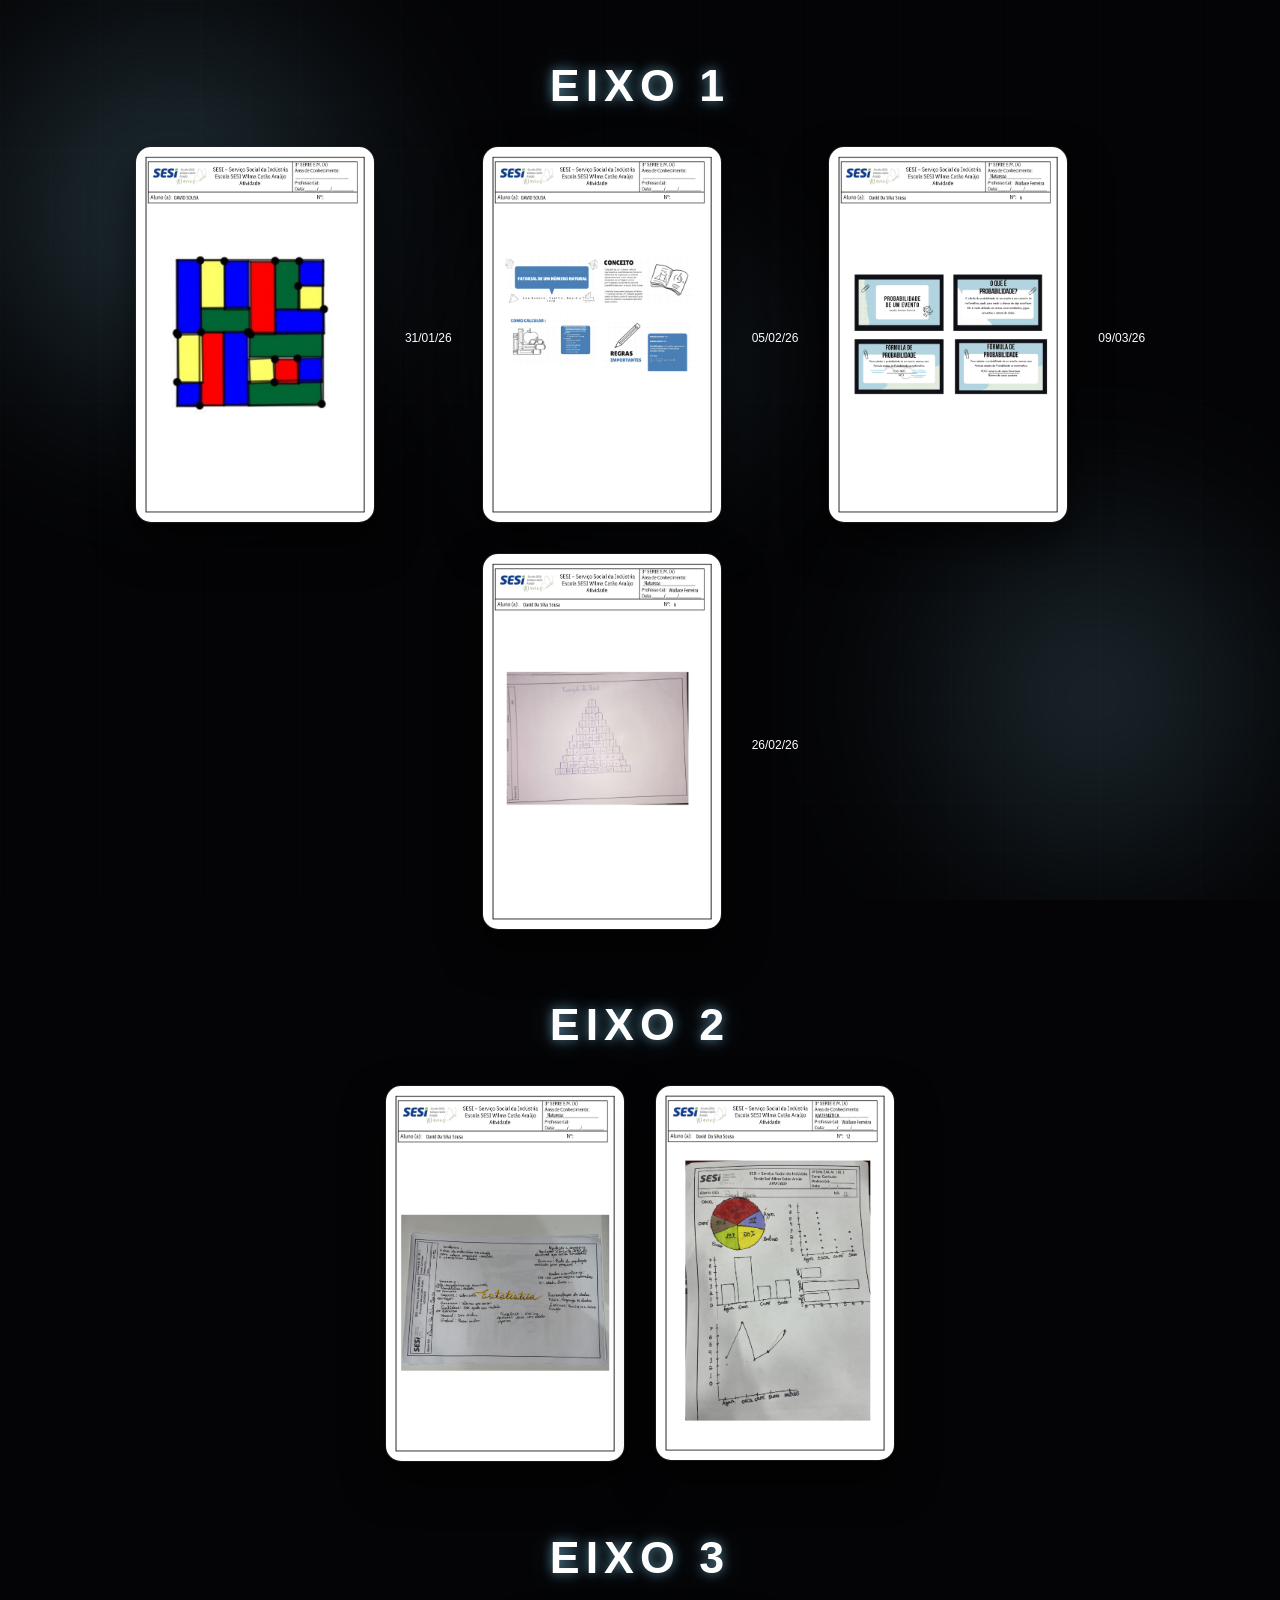
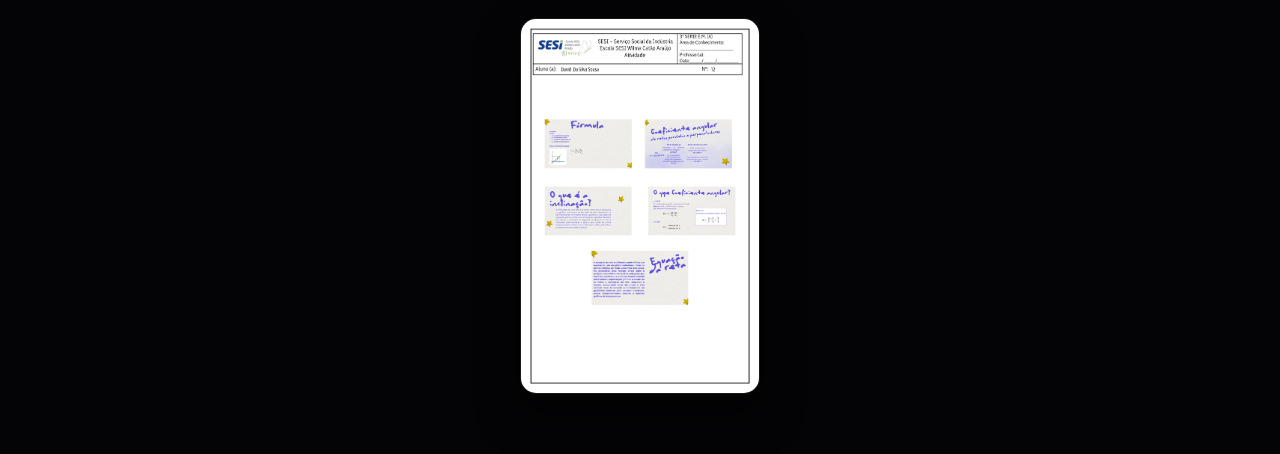
<file: matematica.html>
<!DOCTYPE html>
<html lang="en">

<head>
    <meta charset="UTF-8">
    <meta name="viewport" content="width=device-width, initial-scale=1.0">
    <title>Matemática</title>
    <link rel="stylesheet" href="atividades.css">

</head>

<body>
   <div class="bg-glow-container">
    <div class="blob blob-1"></div>
    <div class="blob blob-2"></div>
    <div class="blob blob-3"></div>
</div>

<div class="atividades">
    <div class="center">
        
        <div class="eixo-container">
            <h1>EIXO 1</h1>
            <div class="image-gallery">
                <img src="./img/1 copy 2.png" alt="Atividade 1">
                <p>31/01/26</p>
                <img src="./img/2 copy 2.png" alt="Atividade 2">
                <p>05/02/26</p>
                <img src="./img/slide.png" alt="Slide">
                <p>09/03/26</p>
                <img src="./img/pascal.png" alt="Pascal">
                <p>26/02/26</p>
            </div>
        </div>
        
        <div class="eixo-container">
            <h1>EIXO 2</h1>
            <div class="image-gallery">
                <img src="./img/estatiticas.png" alt="Estatísticas">
                <img src="./img/graphivods.png" alt="Gráficos">
            </div>
        </div>

        <div class="eixo-container">
            <h1>EIXO 3</h1>
            <div class="image-gallery">
                <img src="./img/inclinação.png" alt="Inclinação">
            </div>
        </div>

    </div>
</div>

<script src="./atividades.js"></script>
</body>

</html>
</file>
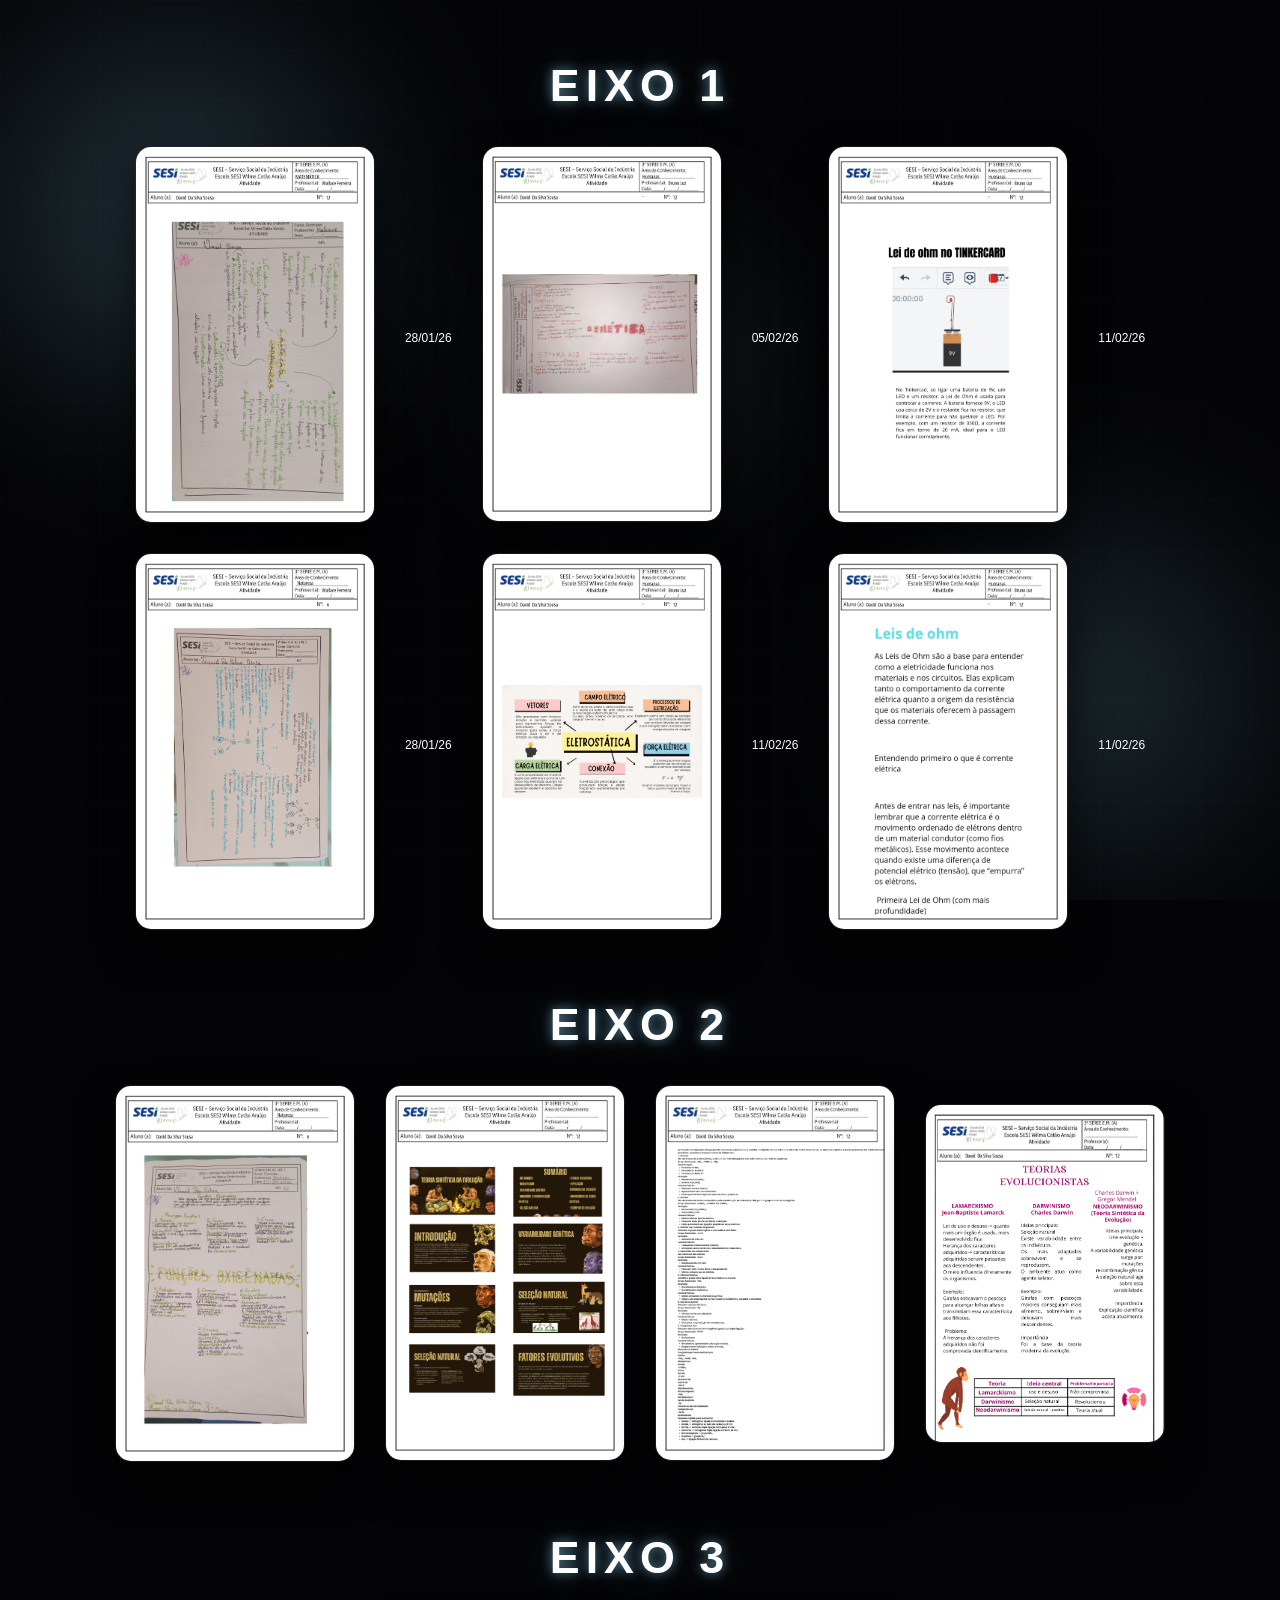
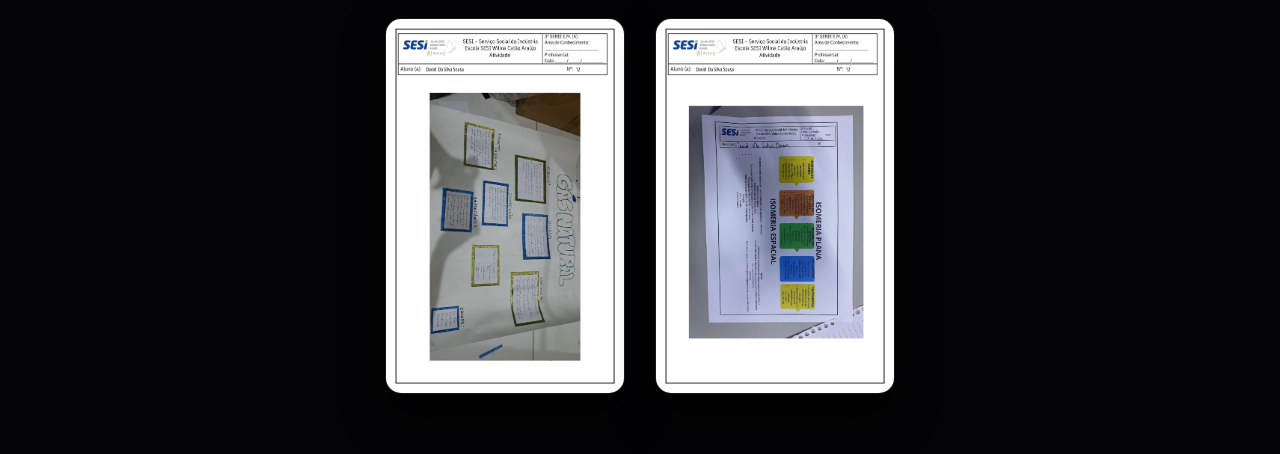
<file: natureza.html>
<!DOCTYPE html>
<html lang="en">

<head>
    <meta charset="UTF-8">
    <meta name="viewport" content="width=device-width, initial-scale=1.0">
    <title>Natureza</title>
</head>
<link rel="stylesheet" href="atividades.css">

<body>
    <div class="bg-glow-container">
    <div class="blob blob-1"></div>
    <div class="blob blob-2"></div>
    <div class="blob blob-3"></div>
</div>

<div class="atividades">
    <div class="center">
        
        <div class="eixo-container">
            <h1>EIXO 1</h1>
            <div class="image-gallery">
                <img src="./img/1 copy 4.png" alt="Atividade 1">
                <p>28/01/26</p>
                <img src="./img/6 copy.png" alt="Atividade 2">
                <p>05/02/26</p>
                <img src="./img/84.png" alt="Atividade 3">
                <p>11/02/26</p>
                <img src="./img/cc.png" alt="Atividade 4">
                <p>28/01/26</p>
                <img src="./img/fff.png" alt="Atividade 5">
                <p>11/02/26</p>
                <img src="./img/vvv.png" alt="Atividade 6">
                <p>11/02/26</p>
            </div>
        </div>
        
        <div class="eixo-container">
            <h1>EIXO 2</h1>
            <div class="image-gallery">
                <img src="./img/funçoesoxigenadas.png" alt="Funções Oxigenadas">
                <img src="./img/neodarwinismo.png" alt="Neodarwinismo">
                <img src="./img/funçoesnitrogenadas.png" alt="Funções Nitrogenadas">
                <img src="./img/EVOLUCIONISTAS.png" alt="Evolucionistas">
            </div>
        </div>

        <div class="eixo-container">
            <h1>EIXO 3</h1>
            <div class="image-gallery">
                <img src="./img/gasnatural.png" alt="Gás Natural">
                <img src="./img/mapaneili.png" alt="Gás Natural">
            </div>
        </div>

    </div>
</div>

            <script src="./atividades.js"></script>
</body>

</html>
</file>
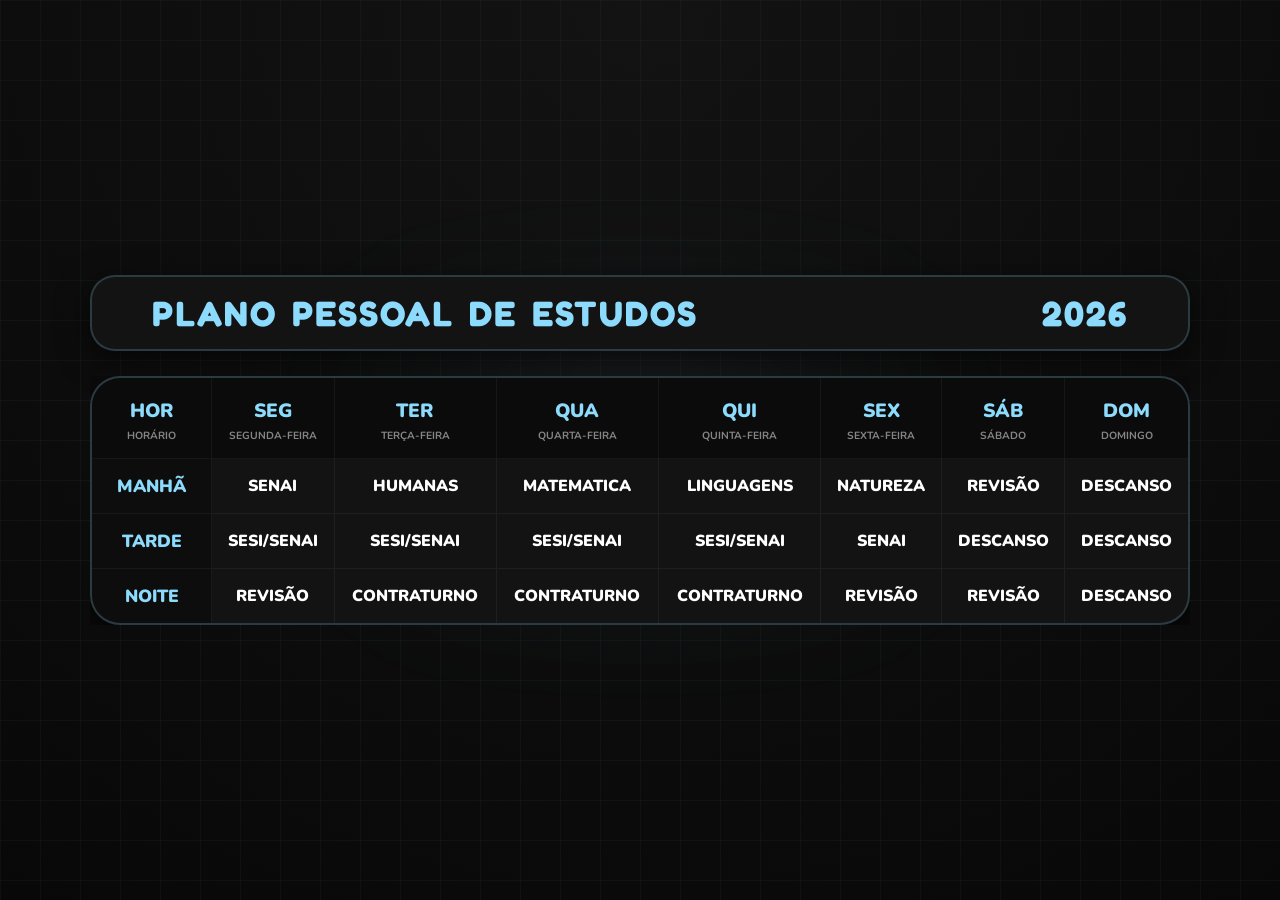
<file: ppe.html>
<!DOCTYPE html>
<html lang="pt-BR">

<head>
    <meta charset="UTF-8">
    <meta name="viewport" content="width=device-width, initial-scale=1.0">
    <title>Plano Pessoal de Estudos 2026</title>
    <link rel="preconnect" href="https://fonts.googleapis.com">
    <link rel="preconnect" href="https://fonts.gstatic.com" crossorigin>
    <link
        href="https://fonts.googleapis.com/css2?family=Fredoka:wght@300..700&family=Nunito:wght@400;700;900&display=swap"
        rel="stylesheet">

    <style>
        :root {
            --bg-color: #080808;
            --snd-bg-color: #131313;
            --text-color: #ffffff;
            --main-color: #8DDBFC;
        }

        * {
            margin: 0;
            padding: 0;
            box-sizing: border-box;
        }

        body {
            font-family: 'Nunito', sans-serif;
            background-color: var(--bg-color);
            background-image: 
                linear-gradient(rgba(141, 219, 252, 0.04) 1px, transparent 1px),
                linear-gradient(90deg, rgba(141, 219, 252, 0.04) 1px, transparent 1px),
                radial-gradient(circle at top center, var(--snd-bg-color) 0%, var(--bg-color) 100%);
            background-size: 40px 40px, 40px 40px, 100% 100%;
            background-attachment: fixed;
            color: var(--text-color);
            min-height: 100vh;
            display: flex;
            justify-content: center;
            align-items: center;
            padding: 20px;
        }

        .planner-container {
            width: 100%;
            max-width: 1100px;
            display: flex;
            flex-direction: column;
            align-items: center;
            gap: 25px;
            position: relative;
        }

     
        .planner-container::before {
            content: "";
            position: absolute;
            top: 50%;
            left: 50%;
            transform: translate(-50%, -50%);
            width: 100%;
            height: 100%;
            background: radial-gradient(circle, rgba(141, 219, 252, 0.06) 0%, transparent 60%);
            z-index: -1;
            filter: blur(50px);
            pointer-events: none;
        }

        .header-title {
            font-family: 'Fredoka', sans-serif;
            font-size: 2.2rem;
            color: var(--main-color);
            text-transform: uppercase;
            letter-spacing: 2px;
            word-spacing: 5px;
            border: 2px solid rgba(141, 219, 252, 0.2);
            border-radius: 25px;
            padding: 15px 60px;
            text-align: center;
            width: 100%;
            display: flex;
            justify-content: space-between;
            align-items: center;
            font-weight: 700;
            background-color: var(--snd-bg-color);
            box-shadow: 0 8px 32px rgba(0, 0, 0, 0.6);
            backdrop-filter: blur(10px); 
        }

        .table-responsive {
            width: 100%;
            overflow-x: auto;
        }

        table {
            width: 100%;
            border-collapse: separate;
            border-spacing: 0;
            border: 2px solid rgba(141, 219, 252, 0.2);
            border-radius: 30px;
            overflow: hidden;
            text-align: center;
            background-color: var(--snd-bg-color);
            box-shadow: 0 12px 40px rgba(0, 0, 0, 0.8);
            backdrop-filter: blur(10px);
        }

        th,
        td {
            padding: 15px 10px;
            border-right: 1px solid rgba(255, 255, 255, 0.05);
            border-bottom: 1px solid rgba(255, 255, 255, 0.05);
            font-weight: 900;
            text-transform: uppercase;
            transition: all 0.3s ease;
        }

        th:last-child,
        td:last-child {
            border-right: none;
        }

        tr:last-child td {
            border-bottom: none;
        }

        .periodo {
            color: var(--main-color);
            font-size: 1.1rem;
            width: 120px;
            background-color: rgba(0, 0, 0, 0.3);
        }

        thead th {
            color: var(--main-color);
            font-size: 1.2rem;
            padding-top: 20px;
            background-color: rgba(0, 0, 0, 0.4);
        }

        thead th span {
            display: block;
            font-size: 0.65rem;
            color: var(--text-color);
            opacity: 0.5;
            margin-top: 4px;
            font-weight: 700;
        }

        tbody td {
            color: var(--text-color);
            background-color: transparent;
            cursor: pointer;
        }

        tbody td:hover {
            background-color: var(--bg-color);
            color: var(--main-color);
            transform: scale(1.03);
            box-shadow: inset 0 0 15px rgba(141, 219, 252, 0.15);
            border-radius: 8px;
        }

   
        .highlight-track {
            background-color: rgba(141, 219, 252, 0.03) !important;
        }

        .current-day-col {
            background-color: rgba(141, 219, 252, 0.08) !important;
        }
    </style>
</head>

<body>

    <div class="planner-container">
        <div class="header-title">
            <span>Plano Pessoal de Estudos</span>
            <span>2026</span>
        </div>

        <div class="table-responsive">
            <table id="studyTable">
                <thead>
                    <tr>
                        <th>Hor <span>Horário</span></th>
                        <th>Seg <span>Segunda-Feira</span></th>
                        <th>Ter <span>Terça-Feira</span></th>
                        <th>Qua <span>Quarta-Feira</span></th>
                        <th>Qui <span>Quinta-Feira</span></th>
                        <th>Sex <span>Sexta-Feira</span></th>
                        <th>Sáb <span>Sábado</span></th>
                        <th>Dom <span>Domingo</span></th>
                    </tr>
                </thead>
                <tbody>
                    <tr>
                        <td class="periodo">Manhã</td>
                        <td>Senai</td>
                        <td>Humanas</td>
                        <td>Matematica</td>
                        <td>Linguagens</td>
                        <td>Natureza</td>
                        <td>Revisão</td>
                        <td>Descanso</td>
                    </tr>
                    <tr>
                        <td class="periodo">Tarde</td>
                        <td>Sesi/Senai</td>
                        <td>Sesi/Senai</td>
                        <td>Sesi/Senai</td>
                        <td>Sesi/Senai</td>
                        <td>Senai</td>
                        <td>Descanso</td>
                        <td>Descanso</td>
                    </tr>
                    <tr>
                        <td class="periodo">Noite</td>
                        <td>Revisão</td>
                        <td>Contraturno</td>
                        <td>Contraturno</td>
                        <td>Contraturno</td>
                        <td>Revisão</td>
                        <td>Revisão</td>
                        <td>Descanso</td>
                    </tr>
                </tbody>
            </table>
        </div>
    </div>

    <script>
        const table = document.getElementById('studyTable');
        const cells = table.querySelectorAll('tbody td:not(.periodo)');
        const rows = table.querySelectorAll('tbody tr');
        const headers = table.querySelectorAll('thead th');

        cells.forEach((cell, cellIndex) => {
            cell.addEventListener('mouseenter', () => {
                const colIndex = cell.cellIndex;

                cell.parentElement.classList.add('highlight-track');

                rows.forEach(row => {
                    row.cells[colIndex].classList.add('highlight-track');
                });
                headers[colIndex].classList.add('current-day-col');
            });

            cell.addEventListener('mouseleave', () => {
                const colIndex = cell.cellIndex;


                cell.parentElement.classList.remove('highlight-track');
                rows.forEach(row => {
                    row.cells[colIndex].classList.remove('highlight-track');
                });
                headers[colIndex].classList.remove('current-day-col');
            });
        });

    </script>
</body>

</html>
</file>
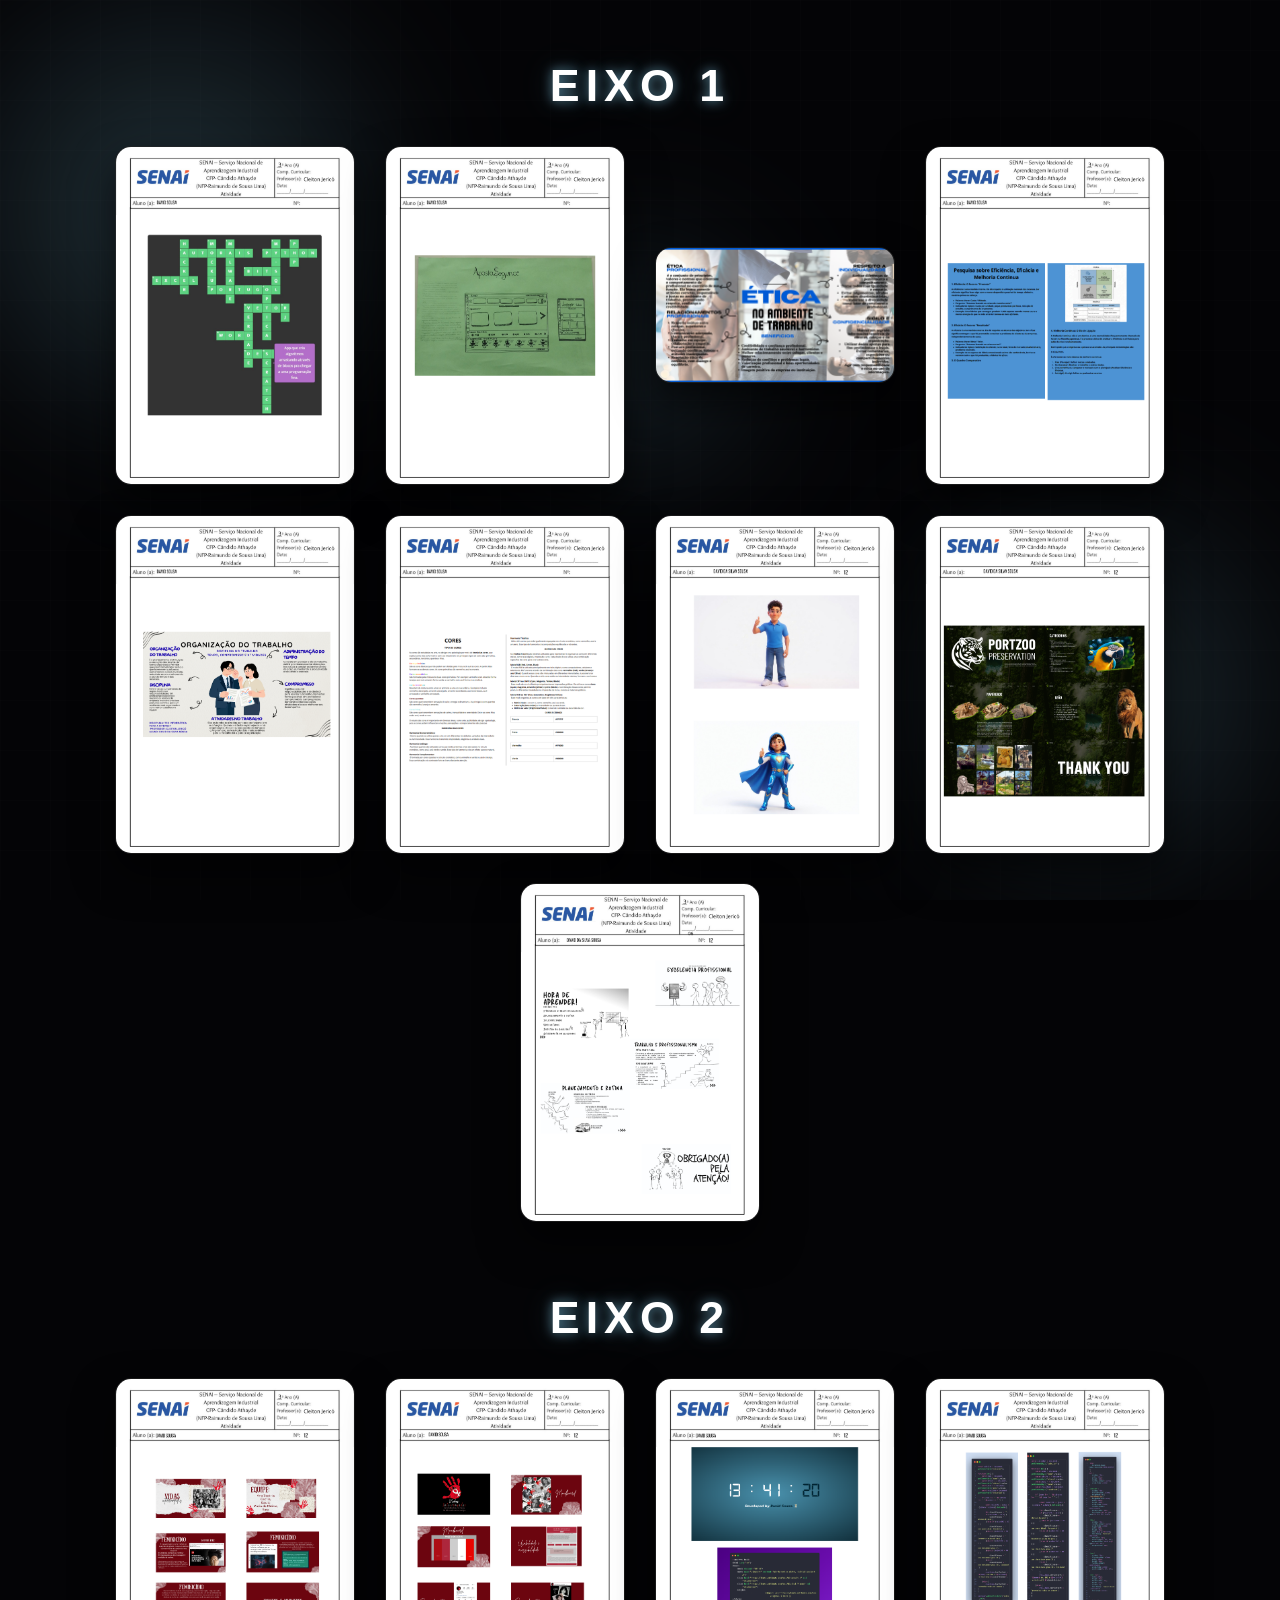
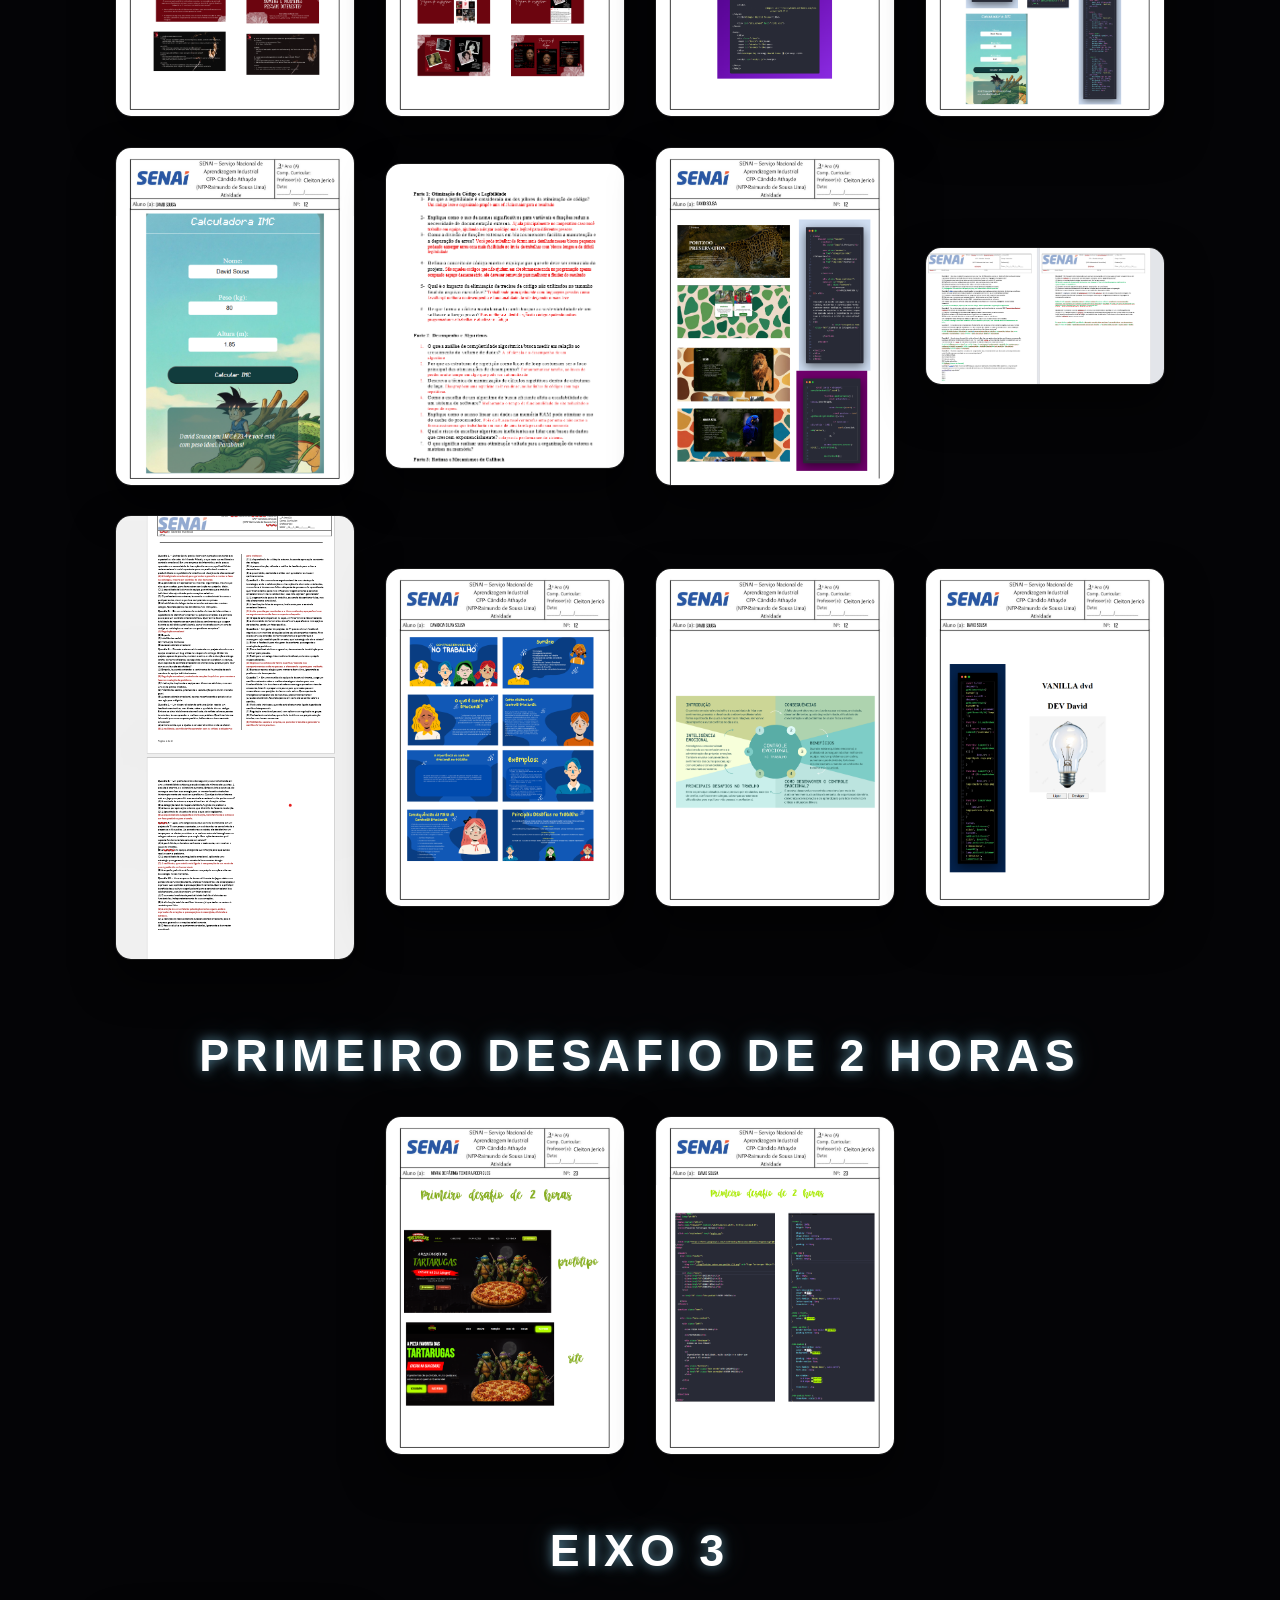
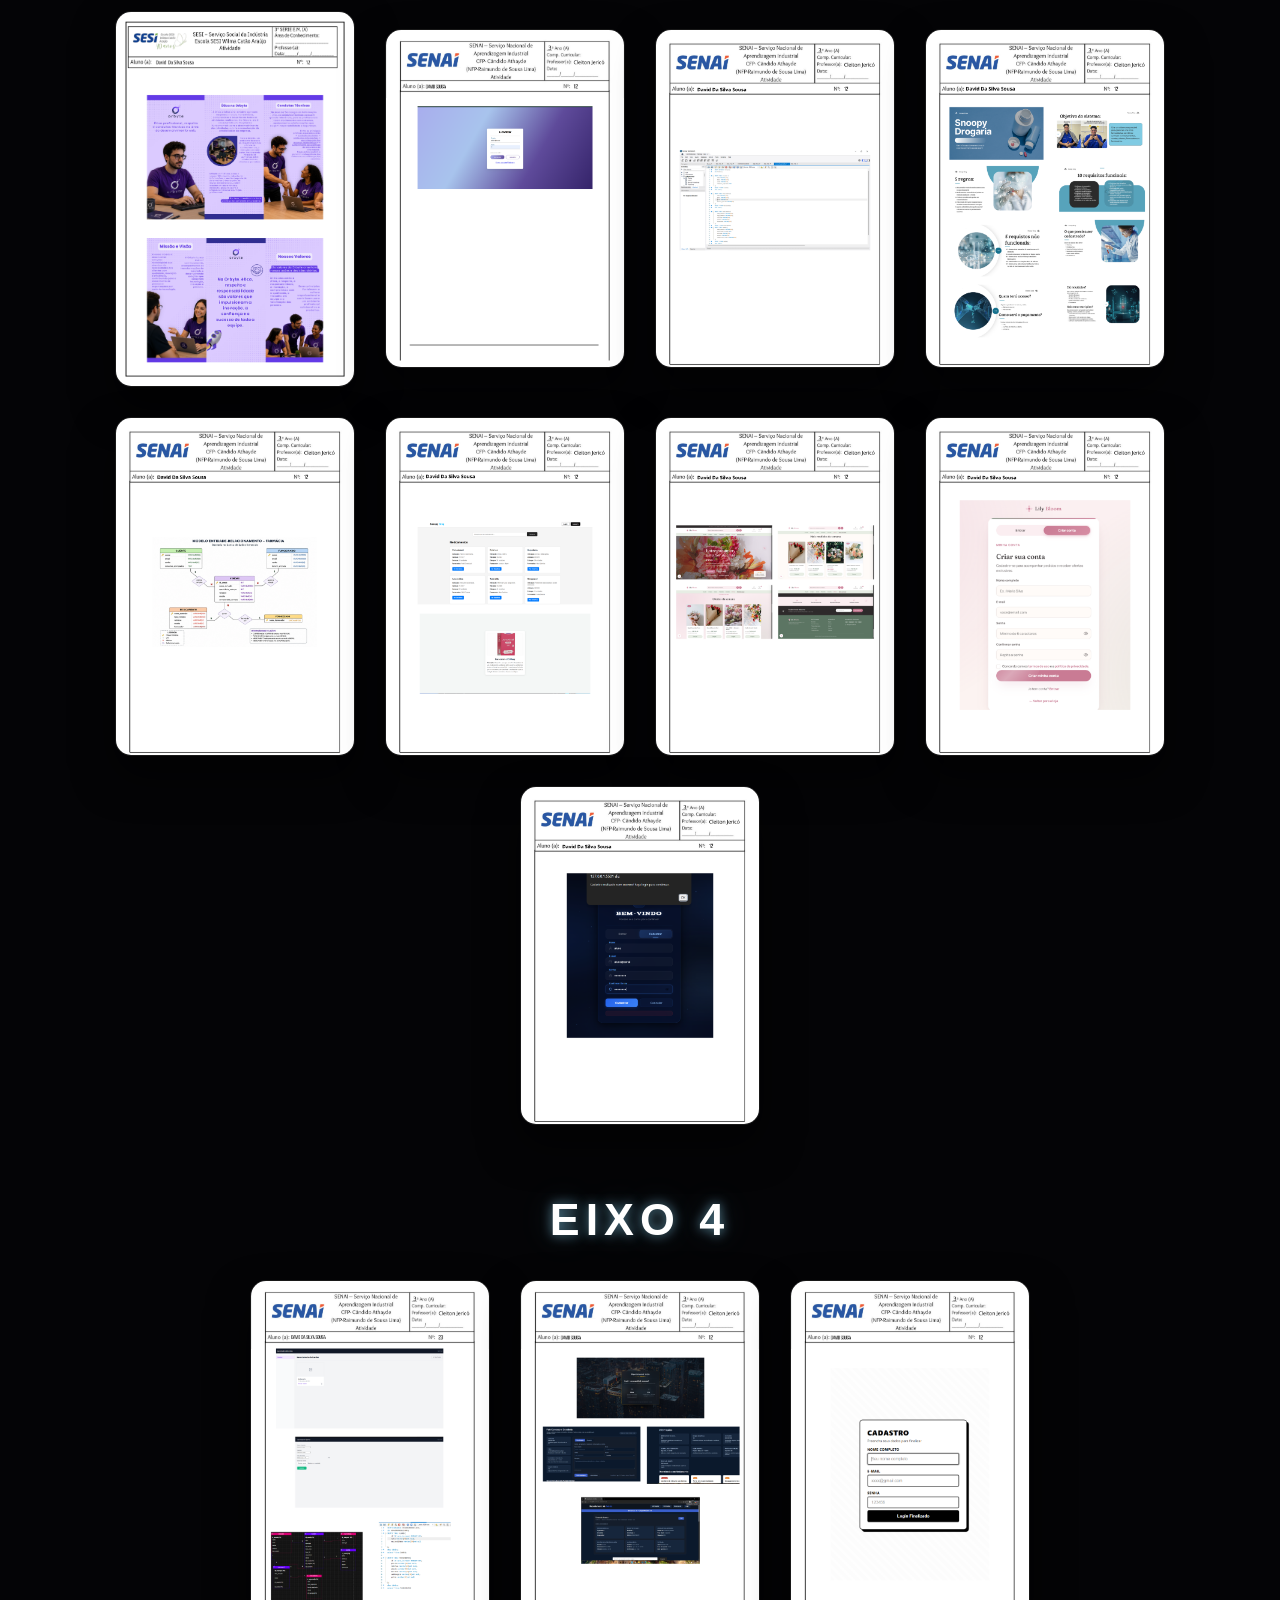
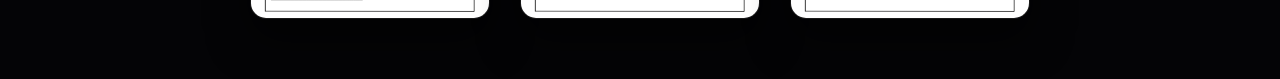
<file: senai.html>
<!DOCTYPE html>
<html lang="en">

<head>
    <meta charset="UTF-8">
    <meta name="viewport" content="width=device-width, initial-scale=1.0">
    <title>SENAI</title>
    <link rel="stylesheet" href="atividades.css">
</head>

<body>
  <div class="bg-glow-container">
    <div class="blob blob-1"></div>
    <div class="blob blob-2"></div>
    <div class="blob blob-3"></div>
</div>

<div class="atividades">
    <div class="center">
        
        <div class="eixo-container">
            <h1>EIXO 1</h1>
            <div class="image-gallery">
                <img src="./img/1.png" alt="Atividade 1">
                <img src="./img/2.png" alt="Atividade 2">
                <img src="./img/ética profissional david.png" alt="Ética Profissional">
                <img src="./img/4.png" alt="Atividade 4">
                <img src="./img/5.png" alt="Atividade 5">
                <img src="./img/6.png" alt="Atividade 6">
                <img src="./img/senai (2).png" alt="SENAI 2">
                <img src="./img/senai.png" alt="SENAI">
                <img src="./img/negocio.png" alt="Negócio">
            </div>
        </div>
        
        <div class="eixo-container">
            <h1>EIXO 2</h1>
            <div class="image-gallery">
                <img src="./img/Cópia de Senai- Baixa Fidelidade.png" alt="Baixa Fidelidade">
                <img src="./img/Cópia de Senai- Baixa Fidelidade (1).png" alt="Baixa Fidelidade 1">
                <img src="./img/java.png" alt="Java">
                <img src="./img/calcular imc.png" alt="Calcular IMC">
                <img src="./img/imimc.png" alt="IMC">
                <img src="./img/image copy 2.png" alt="Cópia de Imagem 2">
                <img src="./img/portzoo.png" alt="Portzoo">
                <img src="./img/image copy 3.png" alt="Cópia de Imagem 3">
                <img src="./img/image copy 4.png" alt="Cópia de Imagem 4">
                <img src="./img/comotroleemocional.png" alt="Controle Emocional">
                <img src="./img/controleminiiid.png" alt="Controle Mini">
                <img src="./img/lampdavid.png" alt="Lâmpada David">
            </div>
        </div>

        <div class="eixo-container">
            <h1>Primeiro desafio de 2 Horas</h1>
            <div class="image-gallery">
                <img src="./img/turtles.png" alt="Turtles">
                <img src="./img/progamação2horassousa.png" alt="Programação 2 Horas">
            </div>
        </div>

        <div class="eixo-container">
            <h1>EIXO 3</h1>
            <div class="image-gallery">
                <img src="./img/eticanati.png" alt="Ética Nati">
                <img src="./img/wordcupsite.png" alt="Baixa Fidelidade">
                <img src="./img/bancosnoopy.png" alt="Banco Snoopy">
                <img src="./img/snoopydrogaslide.png" alt="Snoopy Droga Slide">
                <img src="./img/modelosnoopy.png" alt="Modelo Snoopy">
                <img src="./img/snoopydrogasite2.png" alt="Snoopy Droga Site 2">
                <img src="./img/lilybloomsite.png" alt="Lily Bloom Site">
                <img src="./img/login2senhas.png" alt="Login 2 Senhas">
                <img src="./img/loginbannco.png" alt="Login Banco">
            </div>
        </div>

        <div class="eixo-container">
            <h1>EIXO 4</h1>
            <div class="image-gallery">
                <img src="./img/CRIADOR.png" alt="Ética Nati">
                <img src="./img/INTITUIÇÃO.png" alt="Baixa Fidelidade">
                <img src="./img/LOGINCOMX (1).png" alt="Banco Snoopy">
                
            </div>
        </div>

    </div>

    </div>
</div>


        

    <script src="./atividades.js"></script>
</body>

</html>
</file>
<file: style.css>
*{
    margin: 0;
    padding: 0;
    box-sizing: border-box;
    text-decoration: none;
    border: none;
    outline: none;
    scroll-behavior: smooth;
    font-family: system-ui, -apple-system, BlinkMacSystemFont, 'Segoe UI', Roboto, Oxygen, Ubuntu, Cantarell, 'Open Sans', 'Helvetica Neue', sans-serif;
}

:root{
    --bg-color: #080808;
    --snd-bg-color: #131313;
    --text-color: #ffffff ;
    --main-color: #8DDBFC;
}

html{
    font-size: 60%;
    overflow-x: hidden;
}

body{
    background: var(--bg-color);
    color: var(--text-color);

}

.header{
    position: fixed;
    top: 0;
    left: 0;
    width: 100%;
    padding: 4rem 12% 4rem;
    background: rgba(0, 0, 0, 0.3);
    backdrop-filter: blur(10px);
    display: flex;
    justify-content: space-between;
    align-items: center;
    z-index: 5;
}

.logo{
    font-size: 3rem;
    color: white;
    font-weight: 800;
    cursor: pointer;
    transition: 0.3s ease;
    font-family: 'Fathers', sans-serif;

}

.logo:hover{
    transform: scale(1.1);
}

.logo span{
    color: white;
    text-overflow: var(--main-color);
    text-shadow: 0 0 25px var(--main-color);
    font-family: 'Fathers', sans-serif;
}

.navbar a{
    font-size: 1.8rem;
    color: var(--text-color);
    margin-left: 4rem;
    font-weight: 500;
    transition: 0.3s ease;
    border-bottom: 3px solid transparent;
}

.navbar a:hover{
    color: var(--main-color);
    border-bottom:  3px solid var(--main-color);
}

section{
    min-height: 100vh;
    padding: 10rem 12% 10rem;
}

.home{
    display: flex;
    align-items: center;
    justify-content: center;
    gap: 15rem;
}

.home-content{
    display: flex;
    flex-direction: column;
    align-items: baseline;
    text-align: left;
    justify-content: center;
    margin-top: 3rem;
}

span{
    color: var(--main-color);
}

.logo{
    color: var(--main-color);
}

.home-content h3{
    margin-bottom: 2rem;
    margin-top: 3rem;
    font-size: 3.5rem;
}

.home-content h1{
    font-size: 7rem;
    font-weight: 700;
    margin-top: 1.5rem;
    line-height: 1;
}

.home-img{
    border-radius: 50%;
}

.home-img img{
    position: relative;
    top: 3rem;
    width: 28vw;
    border-radius: 50%;
    box-shadow: 0 0 25px var(--main-color) ;
    cursor: pointer;
    transition: 0.4s ease-in-out;
    animation: floating 6s  ease-in-out infinite;
}

@keyframes floating{
    0%{
        transform: translateY(0) rotate(0);
    }
    50%{
        transform: translateY(-25px) rotate(4deg);
    }
    100%{
        transform: translateY(0) rotate(0);
    }
}

.home-img img:hover{
    box-shadow: 0 0 25px var(--main-color),
                0 0 50px var(--main-color),
                0 0 100px var(--main-color);
}

.home-content p{
    font-size: 1.5rem;
    font-weight: 500;
    line-height: 1.8;
    max-width: 1000px;
}

.btn{
    display: inline-block;
    padding: 1rem 2.8rem;
    background: var(--main-color);
    box-shadow: 0 0 25px var(--main-color);
    border-radius: 4rem;
    font-size: 1.6;
    color: black;
    border: 2px solid transparent;
    letter-spacing: 0.1rem;
    font-weight: 600;
    transition: 0.3s ease-in-out;
    cursor: pointer;
}

.btn:hover{
    transform: scale(1.05);
    box-shadow:  0 0 50px var(--main-color);
}

.btn-group{
    display: flex;
    align-items: center;
    gap: 1.5rem;
}

.btn-group a:nth-of-type(2){
    background-color: black;
    color: var(--main-color);
    border: 2px solid var(--main-color);
    box-shadow: 0 0 25px var(--main-color) transparent;
}

.btn-group a:nth-of-type(2):hover{
    box-shadow: 0 0 25px var(--main-color);
    background-color: var(--main-color);
    color: black;
}

.social-icons i{
    display: inline-flex;
    justify-content: center;
    align-items: center;
    width: 4.5rem;
    height: 4.5rem;
    background: transparent;
    border: 2px solid var(--main-color);
    font-size: 2.5rem;
    border-radius: 50%;
    color: var(--main-color);
    margin: 3rem 1.5rem 3rem 0;
    transition: 0.3s ease-in-out;
    cursor: pointer;
}

.social-icons i:hover{
    background-color: var(--main-color);
    color: var(--text-color);
    transform: scale(1.3)translateY(-5px)rotate(-5deg);
    box-shadow:  0 0 25px var(--main-color);
    
}

.text-animation{
    font-size: 34px;
    font-weight: 600;
    min-width: 280;
}

.text-animation span{
    position: relative;
}

.text-animation span::before{
    content: "Web Developed";
    color: var(--main-color);
    animation: words 20s infinite;
}

.text-animation span::after{
    content: "";
    background-color: var(--bg-color);
    position: absolute;
    width: calc(100% + 8px);
    height: 100%;
    border-left: 3px solid var(--bg-color);
    right: -8px;
    animation: cursor 0.6s infinite, typing 20s steps(14) infinite;
}

@keyframes cursor{
    to{
        border-left: 2px solid var(--main-color);
    }
}

@keyframes words{
    0%,
    20%{
        content: "Frontend";
    }
    21%,
    40%{
        content: "Web Designer";
    }
    41%,
    60%{
        content: "UI / UX Designer";
    }
    61%,
    80%{
        content:"Future T.I";
    }
}

@keyframes typing{
    10%,
    15%,
    30%,
    35%,
    50%,
    55%,
    70%,
    75%,
    90%,
    95%{
        width: 0;
    }

    5%,
    20%,
    25%,
    40%,
    45%,
    60%,
    65%,
    80%,
    85%{
        width: calc(100% + 8px);
    }
}

.about{
    display: flex;
    justify-content: center;
    align-items: center;
    gap: 10rem;
    background: var(--snd-bg-color);
}

.about-img img{
    width: 32vw;
    border-radius: 50%;
    box-shadow: 0 0 25px var(--main-color);
    transition: 0.4s ease-in-out;
    animation: floating 6s  ease-in-out infinite;
}

.about-img img:hover{
    box-shadow: 0 0 25px var(--main-color),
                0 0 50px var(--main-color),
                0 0 100px var(--main-color);
}

.about-content h2{
    font-size:  7rem;
    text-align: left;
}

.about-content p{
    font-size: 1.8rem;
}

.about-content .btn{
    margin: 3rem 0;
}

.container{
    position: relative;
    display: flex;
    justify-content: center;
    align-items: center;
    flex-wrap: wrap;
    margin: 0px 0;
    cursor: pointer;
}
.container .box{
    position: relative;
    width: 230px;
    height: 330px;
    margin: 40px;
    display: flex;
    justify-content: center;
    align-items: center;
    background: var(--snd-bg-color);
    transition: 0.5s;
    overflow: hidden;
}
.container .box:hover{
    background: var(--main-color);
    z-index: 1000;
     box-shadow: 0 0 25px var(--main-color) ,
                0 0 50px var(--main-color);

}
.container .content{
    position: relative;
    width: 100%;
    height: 100%;
    padding: 40px;
    display: flex;
    font-weight: 500;
    justify-content: center;
    align-items: center;
    color: var(--text-color) ;
    text-align: center;
}

.container .content h2{
    color: var(--main-color) ;
    text-align: center;
}

.container .box:hover .content{
    color: #1f1f1f;
}

.container .box:hover .content h2{
    color: #1f1f1f;
}

.container .box .content h2{
    font-size: 2rem;
    line-height: 1.3em;
    margin-bottom: 10px;
}
.container .box:nth-child(3){
    filter: hue-rotate(270deg);
}
.container .box span{
    position: absolute;
    display: block;
}
.container .box span:nth-child(1){
    top: 0;
    left: -100%;
    width: 100%;
    height: 5px;
    background: linear-gradient(90deg, transparent, var(--main-color));
    animation: animatel 2s linear infinite;
    animation-delay: 0s;
}
@keyframes animatel {
    0% {
        left: -100%;
    }
    50%,100% {
        left: 100%;
    }
}
.container .box span:nth-child(3){
    bottom: 0;
    right: -100%;
    width: 100%;
    height: 5px;
    background: linear-gradient(90deg, transparent, var(--main-color));
    animation: animate3 2s linear infinite;
    animation-delay: 1s;
}
@keyframes animate3 {
     0% {
        right: -100%;
    }
    50%,100% {
        right: 100%;
    }
}
.container .box span:nth-child(2) {
    top: -100%;
    right: 0;
    width: 5px;
    height: 100%;
    background: linear-gradient(90deg, transparent, var(--main-color));
    animation: animate2 2s linear infinite;
    animation-delay: 0.5s;
}
@keyframes animate2 {
     0% {
        top: -100%;
    }
    50%,100% {
        top: 100%;
    }
}
.container .box span:nth-child(4){
    bottom: -100%;
    left: 0;
    width: 5px;
    height: 100%;
    background: linear-gradient(90deg, transparent, var(--main-color));
    animation: animate4 2s linear infinite;
    animation-delay: 1.5s;
}
@keyframes animate4 {
     0% {
        bottom: -100%;
    }
    50%,100% {
        bottom: 100%;
    }
}
.container .box:hover span{
    animation-play-state: paused;
}

.h-box h3{
    display: flex;
    justify-content: center;
    align-items: center;
    font-size: 7rem;
    font-weight: 700;
    margin-top: 1rem;
    line-height: 1;
}

::-webkit-scrollbar{
    width: 6px;
    border-radius: 50px;
}

::-webkit-scrollbar-thumb{
    background-color: var(--main-color);
}

::-webkit-scrollbar-track{
    background-color: var(--bg-color);
    width: 50px;
}

.services{
    background: var(--snd-bg-color);
    color: black;
}

.services h2{
    display: flex;
    justify-content: center;
    font-size: 5rem;
    margin-bottom: 5rem;
    color: white;
}

.services-container{
    display: grid;
    grid-template-columns: repeat(2,1fr);
    align-items: center;
    gap: 2.5rem;
}

.services-box{
    background: var(--main-color);
    height: 300px;
    border-radius: 3rem;
    border: 5px solid transparent;
    cursor: pointer;
    transition: 0.4s ease-in-out;
}

.services-box:hover{
    background: white;
    color: black;
    border: 5px solid var(--main-color);
    transform: scale(1.03);
}

.services-box .services-info{
    display: flex;
    flex-direction: column;
    text-align: left;
    align-items: baselines;
    padding: 5rem 5rem;
}

.services-info h4{
    font-size: 3rem;
    font-weight: 800;
    line-height: 2;
}

.services-info p{
    font-size: 1.6rem;
    font-weight: 600;
    max-height: 100px;
    line-height: 1.7;
    margin: auto;
}

.contact{
    background-color: var(--bg-color);
}

.contact h2{
    font-size: 4rem;
    display: flex;
    align-items: center;
    justify-content: center;
    margin-bottom: 3rem;
    color: white;
}

.contact form{
    display: flex;
    align-items: center;
    justify-content: center;
    gap: 3rem;
    margin: 5rem auto;
    text-align: center;
}

.contact form .input-box{
    display: flex;
    justify-content: center;
    flex-wrap: wrap;
}

.contact form .input-box input,
.contact form textarea{
    width: 100%;
    padding: 2.5rem;
    font-size: 1.8;
    color: var(--text-color);
    background: var(--bg-color);
    border-radius: 2rem;
    border: 2px solid var(--main-color);
    margin: 1.5rem 0;
    resize: none;
}

.contact form .btn{
    margin-top: 2rem;
}

.footer{
    position: relative;
    bottom: 0;
    width: 100%;
    padding: 40px 0;
    background-color: var(--snd-bg-color);
}

.footer .social{
    text-align: center;
    padding-bottom: 25px;
    color: var(--main-color);
}

.footer .social i{
    font-size: 25px;
    color: var(--main-color);
    border: 2px solid var(--main-color);
    width: 42px;
    height: 42px;
    line-height: 42px;
    display: inline-block;
    text-align: center;
    border-radius: 50%;
    margin: 0 10px;
    cursor: pointer;
    transition: 0.3s ease-in-out;
}

.footer .social i:hover{
    transform: scale(1.2)translateY(-10px);
    box-shadow: 0 0 25px var(--main-color);
    color: var(--text-color);
    background-color: var(--main-color);
}

.footer ul{
    margin-top: 0;
    padding: 0;
    font-size: 18px;
    line-height: 1.6;
    text-align: center;
}

.footer ul li a{
    color: white;
    border-bottom: 3px solid transparent;
    transition: 0.3s ease-in-out;
}

.footer ul li a:hover{
    border-bottom: 3px solid var(--main-color);
}

.footer ul li{
    display: inline-block;
    padding: 0 15px;
}

.footer .copyrigth{
    margin-top: 50px;
    text-align: center;
    font-size: 16px;
    color:white
}

@media(max-width:1285px){
    html{
        font-size: 55%;
    }
    .services-container{
        padding-bottom: 7rem;
        grid-template-columns: repeat(2,1fr);
        margin: 0 5rem;
    }
}

@media(max-width:991px){
    header{
        padding: 2rem 3%;
    }
    section{
        padding: 10rem 3% 2rem;
    }
    .timeline-itens::before{
        left: 7px;
    }
    .timeline-item:nth-child(odd){
        padding-right: 0;
        text-align: left;
    }
    .timeline-item:nth-child(odd),
    .timeline-item:nth-child(even){
        padding-left:37px ;
    }
    .timeline-dot{
        left: 0;
    }
    .services{
        padding-bottom: 7rem;
    }
    .contact form{
        flex-direction: column;
    }
    .footer{
        padding: 2rem 3%;
    }
}
</file>
<file: atividades.css>
:root {
            --bg-color: #080808;
            --snd-bg-color: #131313;
            --text-color: #ffffff;
            --main-color: #8DDBFC;
        }

        * {
            margin: 0;
            padding: 0;
            box-sizing: border-box;
        }

        body {
            font-family: 'Nunito', sans-serif;
            color: var(--text-color);
            min-height: 100vh;
            display: flex;
            justify-content: center;
            align-items: center;
            padding: 60px 20px;
            background-color: #040406;
            overflow-x: hidden;
            position: relative;
        }

        /* BACKGROUND SURPRESA: Nebulosa Fluida Animada em CSS Puro */
        .bg-glow-container {
            position: fixed;
            top: 0;
            left: 0;
            width: 100vw;
            height: 100vh;
            z-index: -1;
            overflow: hidden;
            pointer-events: none;
            background: #040406;
        }

        .blob {
            position: absolute;
            background: radial-gradient(circle, rgba(141, 219, 252, 0.22) 0%, transparent 65%);
            border-radius: 50%;
            filter: blur(60px);
            mix-blend-mode: screen;
            animation: floatAnimation 20s infinite alternate ease-in-out;
        }

        /* Configuração de posições e tamanhos diferentes para os pontos de luz */
        .blob-1 {
            width: 600px;
            height: 600px;
            top: -10%;
            left: -10%;
            animation-duration: 25s;
        }

        .blob-2 {
            width: 500px;
            height: 500px;
            bottom: -5%;
            right: -5%;
            background: radial-gradient(circle, rgba(141, 219, 252, 0.18) 0%, transparent 70%);
            animation-duration: 18s;
            animation-delay: -5s;
        }

        .blob-3 {
            width: 400px;
            height: 400px;
            top: 40%;
            left: 50%;
            transform: translate(-50%, -50%);
            background: radial-gradient(circle, rgba(141, 219, 252, 0.15) 0%, transparent 60%);
            animation-duration: 30s;
            animation-delay: -10s;
        }

        /* Animação orgânica que move e deforma as luzes de fundo */
        @keyframes floatAnimation {
            0% {
                transform: translate(0px, 0px) scale(1) rotate(0deg);
            }
            33% {
                transform: translate(40px, -60px) scale(1.15) rotate(120deg);
            }
            66% {
                transform: translate(-50px, 30px) scale(0.85) rotate(240deg);
            }
            100% {
                transform: translate(0px, 0px) scale(1) rotate(360deg);
            }
        }

        /* Linhas de Grid Tecnológicas bem discretas sobrepostas à nebulosa */
        .bg-glow-container::after {
            content: "";
            position: absolute;
            top: 0; left: 0; width: 100%; height: 100%;
            background-image: linear-gradient(rgba(255, 255, 255, 0.008) 1px, transparent 1px),
                              linear-gradient(90deg, rgba(255, 255, 255, 0.008) 1px, transparent 1px);
            background-size: 50px 50px;
        }

        .atividades {
            width: 100%;
            max-width: 1100px;
        }

        .center {
            display: flex;
            flex-direction: column;
            align-items: center;
            gap: 70px;
            width: 100%;
        }

        .eixo-container {
            display: flex;
            flex-direction: column;
            align-items: center;
            gap: 35px;
            width: 100%;
        }

        h1 {
            font-family: 'Fredoka', sans-serif;
            font-size: 2.8rem;
            font-weight: 700;
            color: var(--text-color);
            text-transform: uppercase;
            letter-spacing: 6px;
            text-align: center;
            text-shadow: 0 0 12px rgba(141, 219, 252, 0.6), 0 0 35px rgba(141, 219, 252, 0.2);
            margin: 0;
        }

        .image-gallery {
            display: flex;
            flex-wrap: wrap;
            justify-content: center;
            align-items: center;
            gap: 30px;
            width: 100%;
        }

        img {
            width: 240px;
            height: auto;
            border-radius: 16px;
            border: 1px solid rgba(255, 255, 255, 0.05);
            background-color: rgba(19, 19, 19, 0.6);
            box-shadow: 0 20px 40px rgba(0, 0, 0, 0.6);
            object-fit: cover;
            backdrop-filter: blur(5px); /* Dá um efeito leve de vidro nas bordas da imagem */
            
            
            cursor: url('data:image/svg+xml;utf8,<svg xmlns="http://www.w3.org/2000/svg" width="32" height="32" viewBox="0 0 32 32"><ellipse cx="16" cy="16" rx="11" ry="5" fill="none" stroke="%238DDBFC" stroke-width="2"/><ellipse cx="16" cy="16" rx="5" ry="11" fill="none" stroke="%238DDBFC" stroke-width="2"/><circle cx="16" cy="16" r="2.5" fill="%238DDBFC"/></svg>') 16 16, crosshair;
            
            transition: transform 0.4s cubic-bezier(0.25, 0.8, 0.25, 1), box-shadow 0.4s ease, border 0.4s ease;
            will-change: transform;
        }

        img:hover {
            border: 2px solid var(--main-color);
            box-shadow: 0 0 30px rgba(141, 219, 252, 0.35), 0 15px 40px rgba(0, 0, 0, 0.7);
        }
    
p{
    display: flex;
    position: inherit;
    align-items: center;
    justify-content: unset;
    margin-top: 8px;
    color: white;
    font-size: 12px;
}
</file>
